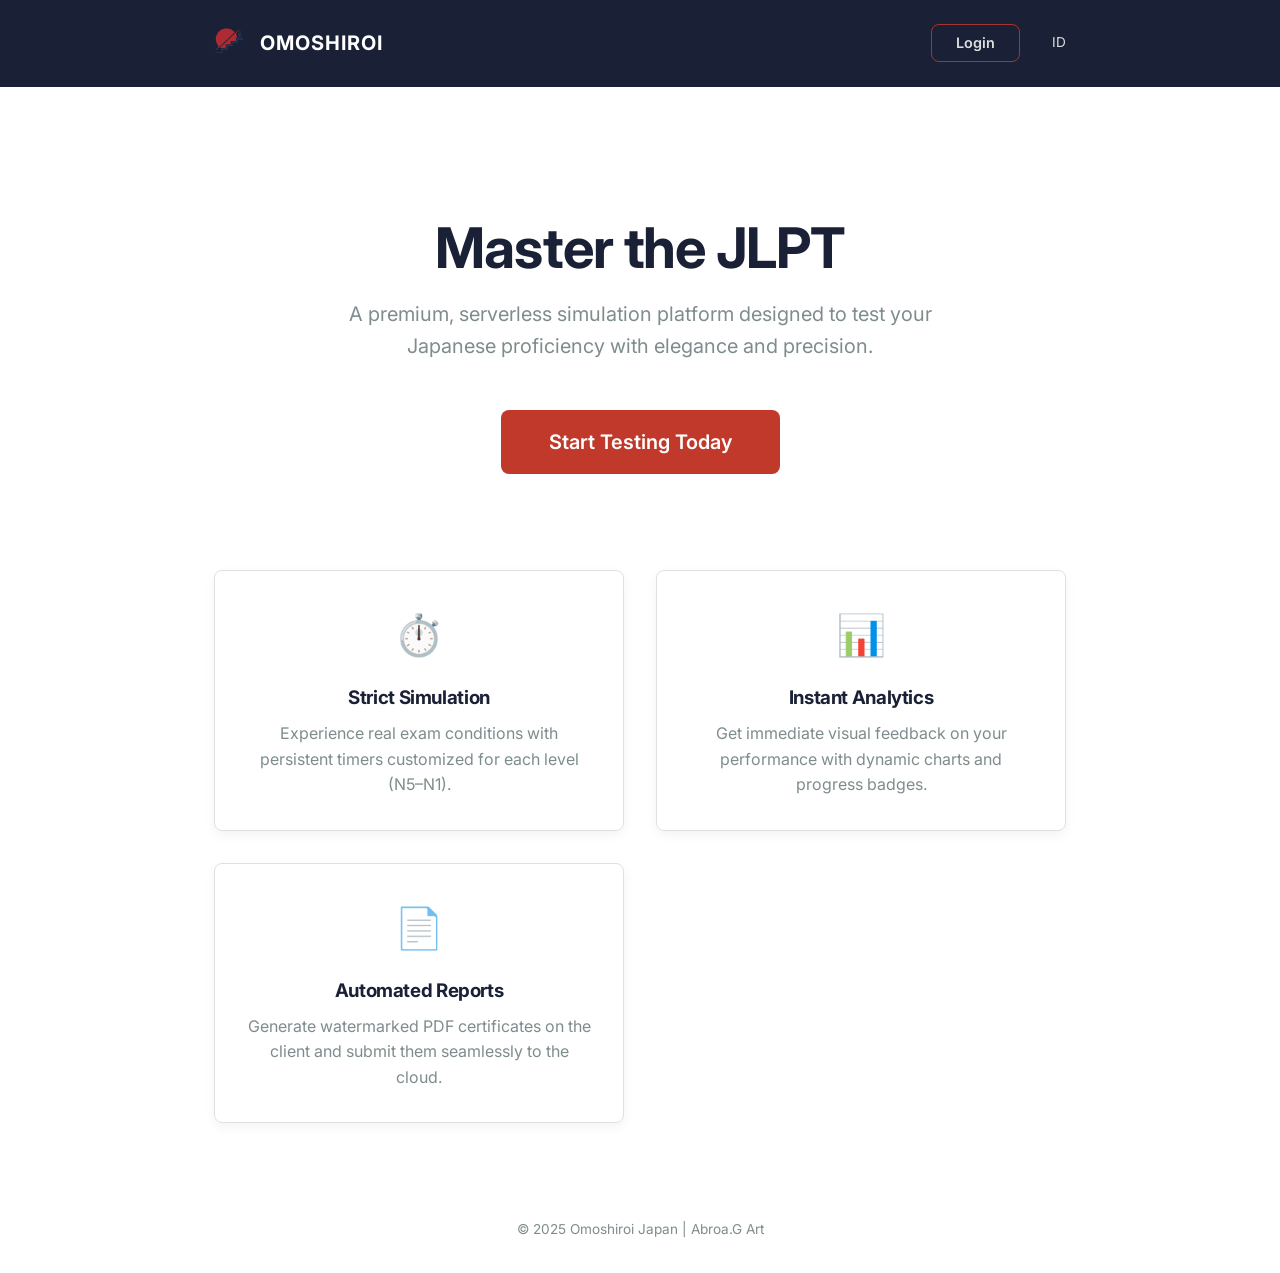
<file: jlpt-app/index.html>
<!DOCTYPE html>
<html lang="en">
<head>
    <meta charset="UTF-8">
    <title>OMOSHIROI JAPAN</title>
    <link rel="icon" type="image/png" href="assets/images/favicon.png">
    <style>body { margin: 0; background: #fafafa; }</style>
</head>
<body>
    <script>
        (function() {
            var lang = localStorage.getItem('lang');
            if (!lang) {
                var browserLang = (navigator.language || navigator.userLanguage || 'en').toLowerCase();
                lang = browserLang.startsWith('id') ? 'id' : 'en';
                localStorage.setItem('lang', lang);
            }
            window.location.replace(lang === 'id' ? 'id/index.html' : 'en/index.html');
        })();
    </script>
</body>
</html>
</file>
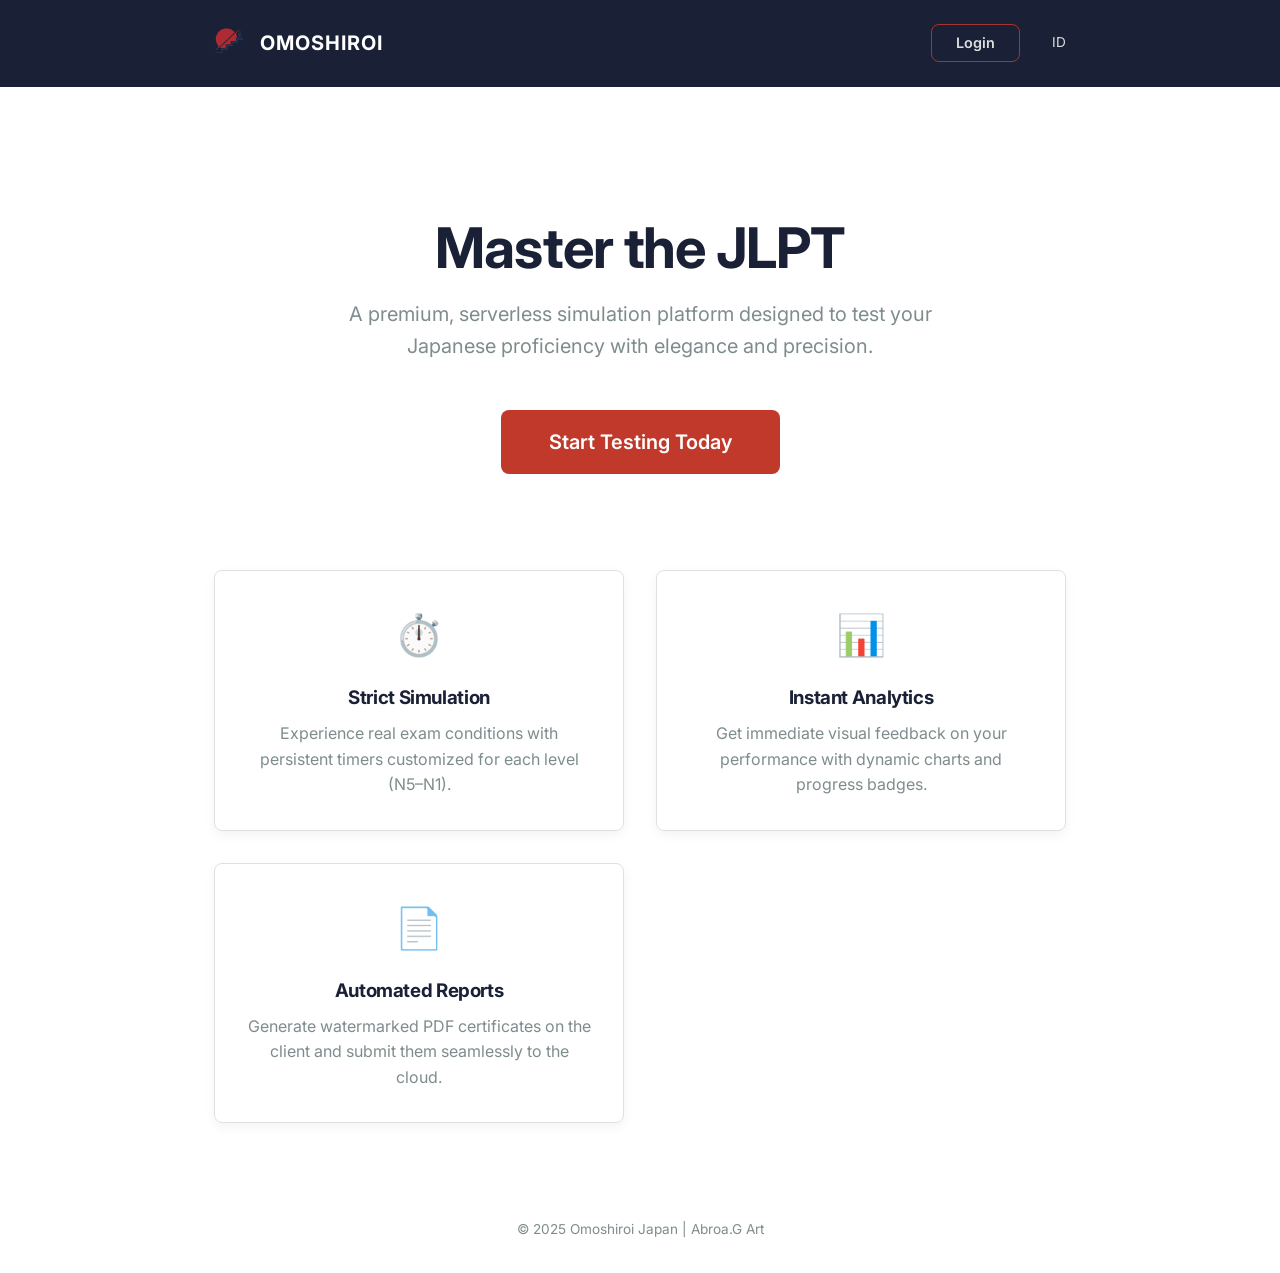
<file: jlpt-app/en/index.html>
<!DOCTYPE html>
<html lang="en">
<head>
    <meta charset="UTF-8">
    <meta name="viewport" content="width=device-width, initial-scale=1.0">
    <meta name="description" content="The best online JLPT simulation platform to prepare for your Japanese proficiency exam, N5 to N1.">
    <title>OMOSHIROI JAPAN - JLPT Simulation Platform</title>
    <link rel="icon" type="image/png" href="../assets/images/favicon.png">
    <link rel="alternate" hreflang="id" href="../id/index.html">
    <link rel="alternate" hreflang="en" href="index.html">
    <link rel="stylesheet" href="../assets/css/style.css">
    <style>
        .hero { text-align: center; padding: 6rem 1rem 4rem; }
        .hero-title { font-size: 3.5rem; color: var(--primary-color); margin-bottom: 1rem; line-height: 1.2; }
        .hero-subtitle { font-size: 1.25rem; color: var(--text-secondary); margin-bottom: 3rem; max-width: 600px; margin-left: auto; margin-right: auto; }
        .features { display: grid; grid-template-columns: repeat(auto-fit, minmax(280px, 1fr)); gap: 2rem; padding: 2rem 0; }
        .feature-card { text-align: center; padding: 2rem; border-radius: var(--radius); background: var(--paper-bg); border: 1px solid var(--border-color); box-shadow: var(--shadow-soft); }
        .feature-icon { font-size: 2.5rem; margin-bottom: 1rem; }
    </style>
</head>
<body>
    <header>
        <div class="container flex items-center justify-between" style="padding: 0.5rem 1.5rem;">
            <a href="index.html" class="brand"><img src="../assets/images/logo.png" alt="Logo" style="height: 30px; margin-right: 0.5rem;"> OMOSHIROI</a>
            <nav class="nav-links">
                <a href="login.html" class="btn btn-outline" style="padding: 0.4rem 1.5rem; font-size: 0.9rem;">Login</a>
                <a href="../id/index.html" onclick="localStorage.setItem('lang','id')" style="font-size:0.85rem; margin-left:0.5rem;">ID</a>
            </nav>
        </div>
    </header>

    <main class="container">
        <section class="hero">
            <h1 class="hero-title">Master the JLPT</h1>
            <p class="hero-subtitle">A premium, serverless simulation platform designed to test your Japanese proficiency with elegance and precision.</p>
            <a href="login.html" class="btn btn-primary" style="font-size: 1.25rem; padding: 1rem 3rem;">Start Testing Today</a>
        </section>

        <section class="features">
            <div class="feature-card">
                <div class="feature-icon">⏱️</div>
                <h3>Strict Simulation</h3>
                <p style="color: var(--text-secondary); margin-top: 0.5rem;">Experience real exam conditions with persistent timers customized for each level (N5–N1).</p>
            </div>
            <div class="feature-card">
                <div class="feature-icon">📊</div>
                <h3>Instant Analytics</h3>
                <p style="color: var(--text-secondary); margin-top: 0.5rem;">Get immediate visual feedback on your performance with dynamic charts and progress badges.</p>
            </div>
            <div class="feature-card">
                <div class="feature-icon">📄</div>
                <h3>Automated Reports</h3>
                <p style="color: var(--text-secondary); margin-top: 0.5rem;">Generate watermarked PDF certificates on the client and submit them seamlessly to the cloud.</p>
            </div>
        </section>

        <div class="text-center" style="margin-top: 4rem; color: var(--text-secondary); font-size: 0.85rem;">
            © 2025 Omoshiroi Japan | Abroa.G Art
        </div>
    </main>

    <script src="../assets/js/utils.js"></script>
    <script>
        document.addEventListener('DOMContentLoaded', () => {
            localStorage.setItem('lang', 'en');
            if (OmoshiroiUtils.getUser()) window.location.href = 'dashboard.html';
        });
    </script>
</body>
</html>
</file>
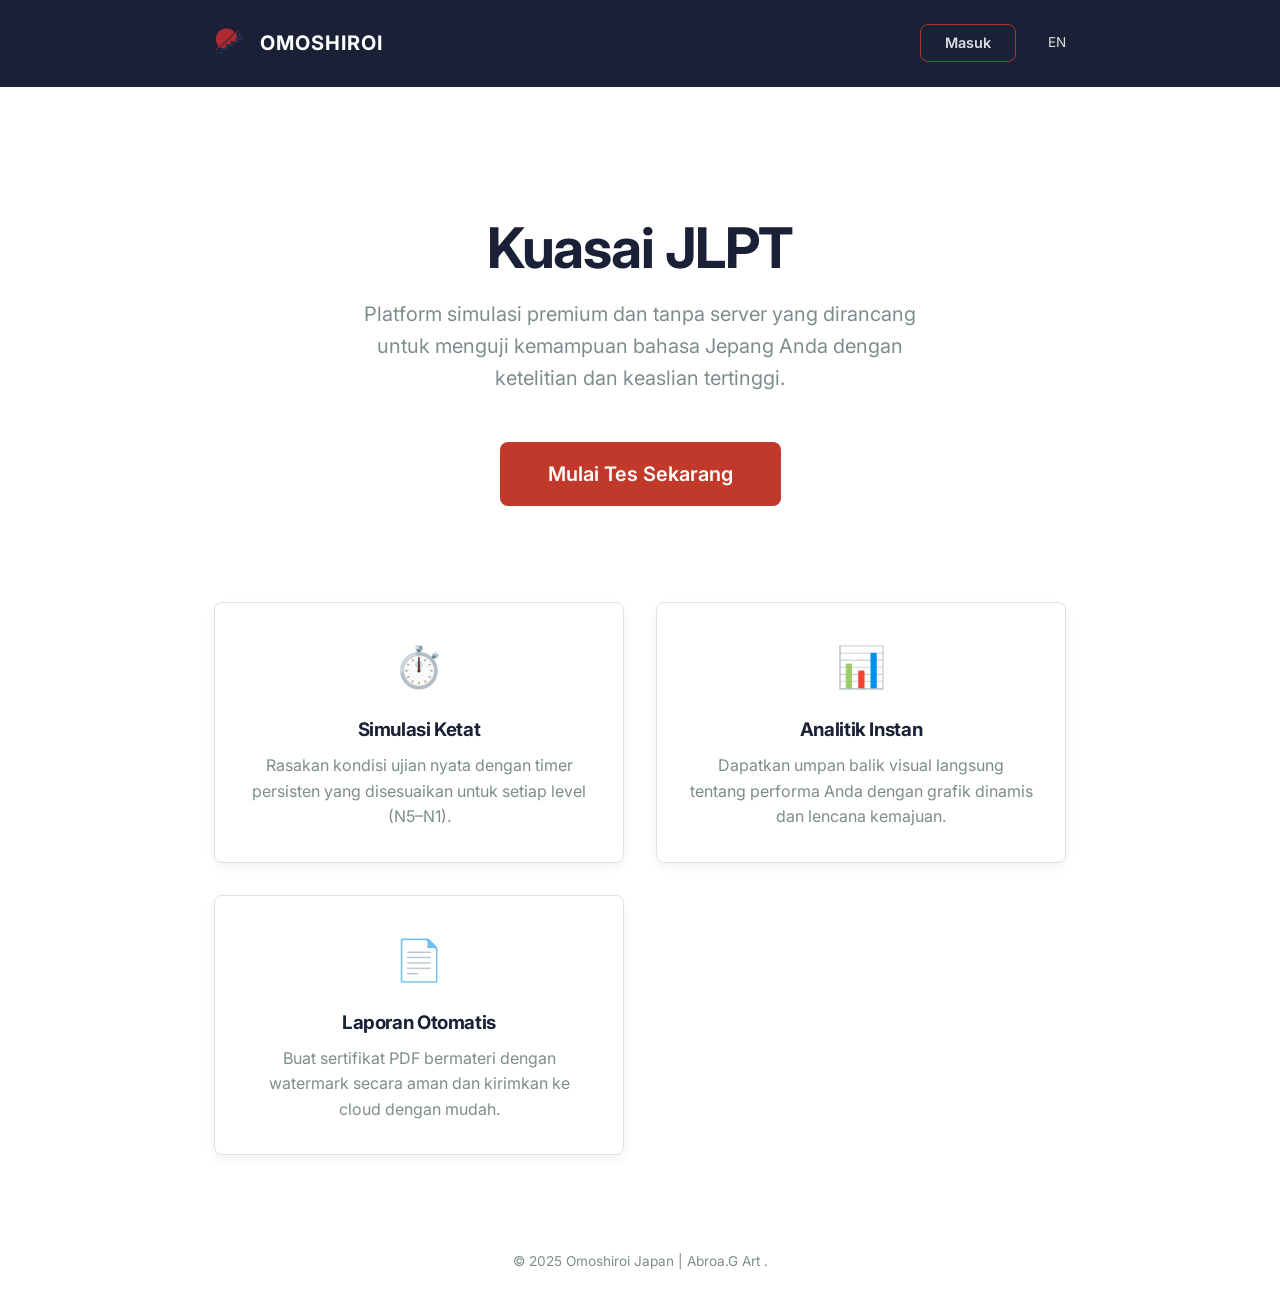
<file: jlpt-app/id/index.html>
<!DOCTYPE html>
<html lang="id">
<head>
    <meta charset="UTF-8">
    <meta name="viewport" content="width=device-width, initial-scale=1.0">
    <meta name="description" content="Platform simulasi JLPT online terbaik untuk mempersiapkan ujian bahasa Jepang N5 hingga N1.">
    <title>OMOSHIROI JAPAN - Platform Tes JLPT</title>
    <link rel="icon" type="image/png" href="../assets/images/favicon.png">
    <link rel="alternate" hreflang="id" href="index.html">
    <link rel="alternate" hreflang="en" href="../en/index.html">
    <link rel="stylesheet" href="../assets/css/style.css">
    <style>
        .hero { text-align: center; padding: 6rem 1rem 4rem; }
        .hero-title { font-size: 3.5rem; color: var(--primary-color); margin-bottom: 1rem; line-height: 1.2; }
        .hero-subtitle { font-size: 1.25rem; color: var(--text-secondary); margin-bottom: 3rem; max-width: 600px; margin-left: auto; margin-right: auto; }
        .features { display: grid; grid-template-columns: repeat(auto-fit, minmax(280px, 1fr)); gap: 2rem; padding: 2rem 0; }
        .feature-card { text-align: center; padding: 2rem; border-radius: var(--radius); background: var(--paper-bg); border: 1px solid var(--border-color); box-shadow: var(--shadow-soft); }
        .feature-icon { font-size: 2.5rem; margin-bottom: 1rem; }
    </style>
</head>
<body>
    <header>
        <div class="container flex items-center justify-between" style="padding: 0.5rem 1.5rem;">
            <a href="index.html" class="brand"><img src="../assets/images/logo.png" alt="Logo" style="height: 30px; margin-right: 0.5rem;"> OMOSHIROI</a>
            <nav class="nav-links">
                <a href="login.html" class="btn btn-outline" style="padding: 0.4rem 1.5rem; font-size: 0.9rem;">Masuk</a>
                <a href="../en/index.html" onclick="localStorage.setItem('lang','en')" style="font-size:0.85rem; margin-left:0.5rem;">EN</a>
            </nav>
        </div>
    </header>

    <main class="container">
        <section class="hero">
            <h1 class="hero-title">Kuasai JLPT</h1>
            <p class="hero-subtitle">Platform simulasi premium dan tanpa server yang dirancang untuk menguji kemampuan bahasa Jepang Anda dengan ketelitian dan keaslian tertinggi.</p>
            <a href="login.html" class="btn btn-primary" style="font-size: 1.25rem; padding: 1rem 3rem;">Mulai Tes Sekarang</a>
        </section>

        <section class="features">
            <div class="feature-card">
                <div class="feature-icon">⏱️</div>
                <h3>Simulasi Ketat</h3>
                <p style="color: var(--text-secondary); margin-top: 0.5rem;">Rasakan kondisi ujian nyata dengan timer persisten yang disesuaikan untuk setiap level (N5–N1).</p>
            </div>
            <div class="feature-card">
                <div class="feature-icon">📊</div>
                <h3>Analitik Instan</h3>
                <p style="color: var(--text-secondary); margin-top: 0.5rem;">Dapatkan umpan balik visual langsung tentang performa Anda dengan grafik dinamis dan lencana kemajuan.</p>
            </div>
            <div class="feature-card">
                <div class="feature-icon">📄</div>
                <h3>Laporan Otomatis</h3>
                <p style="color: var(--text-secondary); margin-top: 0.5rem;">Buat sertifikat PDF bermateri dengan watermark secara aman dan kirimkan ke cloud dengan mudah.</p>
            </div>
        </section>

        <div class="text-center" style="margin-top: 4rem; color: var(--text-secondary); font-size: 0.85rem;">
            © 2025 Omoshiroi Japan | Abroa.G Art .
        </div>
    </main>

    <script src="../assets/js/utils.js"></script>
    <script>
        document.addEventListener('DOMContentLoaded', () => {
            localStorage.setItem('lang', 'id');
            if (OmoshiroiUtils.getUser()) window.location.href = 'dashboard.html';
        });
    </script>
</body>
</html>
</file>
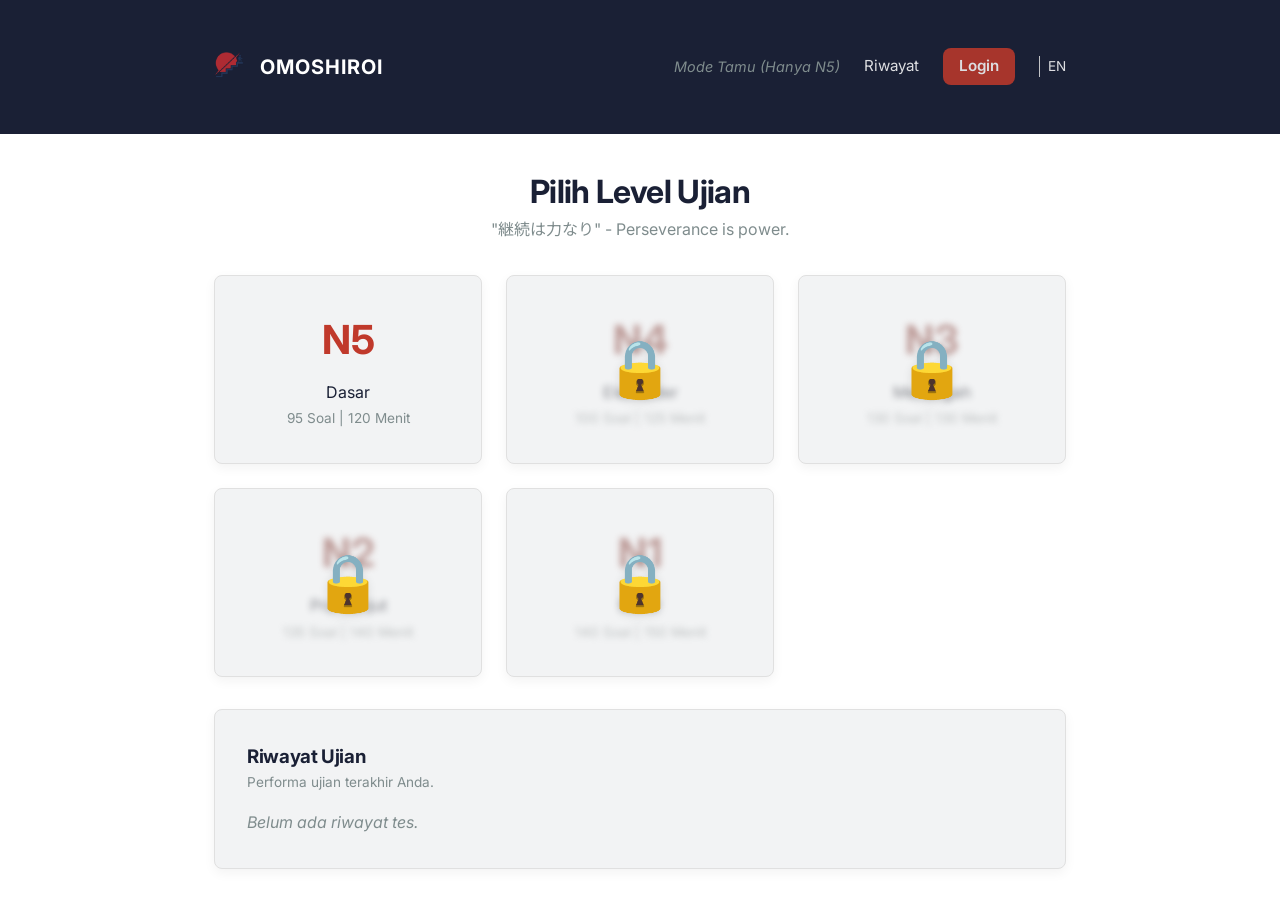
<file: jlpt-app/test.html>
<!DOCTYPE html>
<html lang="en">
<head>
    <meta charset="UTF-8">
    <meta name="viewport" content="width=device-width, initial-scale=1.0">
    <title>Examination — OMOSHIROI JAPAN</title>
    <meta name="description" content="JLPT Simulation Examination — Section-based test flow with Kanji, Bunpou, and Choukai sections.">
    <link rel="icon" type="image/png" href="assets/images/favicon.png">
    <link rel="stylesheet" href="assets/css/style.css">
    <link rel="stylesheet" href="assets/css/exam.css">
</head>
<body class="exam-body" style="user-select: none;">

    <!-- ===================== STICKY EXAM HEADER ===================== -->
    <header class="exam-header" id="examHeader">
        <div class="exam-header-inner">
            <!-- Brand -->
            <div class="exam-brand">
                <img src="assets/images/logo.png" alt="Logo" class="exam-logo">
                <span class="exam-brand-name">OMOSHIROI</span>
                <span class="exam-level-badge" id="examLevelBadge">N5</span>
            </div>

            <!-- Timer -->
            <div class="exam-timer-wrap" id="timerWrap">
                <div class="exam-timer-label" id="timerLabel">TIME REMAINING</div>
                <div class="exam-timer-display" id="timerDisplay">--:--</div>
                <div class="exam-timer-paused-label hidden" id="timerPausedLabel">⏸ PAUSED</div>
            </div>

            <!-- Controls -->
            <div class="exam-controls">
                <button id="forceSubmitBtn" class="btn btn-outline-danger exam-submit-btn">
                    <svg width="16" height="16" viewBox="0 0 24 24" fill="none" stroke="currentColor" stroke-width="2"><polyline points="20 6 9 17 4 12"/></svg>
                    Submit Exam
                </button>
            </div>
        </div>
    </header>

    <!-- ===================== SECTION STEPPER ===================== -->
    <div class="section-stepper-bar" id="sectionStepperBar">
        <div class="stepper-inner">
            <div class="stepper-step" id="step-kanji" data-section="kanji">
                <div class="stepper-circle">
                    <span class="stepper-icon">📖</span>
                    <span class="stepper-num">1</span>
                </div>
                <div class="stepper-label">
                    <span class="stepper-label-en">Kanji</span>
                    <span class="stepper-label-jp">文字・語彙</span>
                </div>
            </div>
            <div class="stepper-line" id="line-1"></div>
            <div class="stepper-step" id="step-bunpou" data-section="bunpou">
                <div class="stepper-circle">
                    <span class="stepper-icon">✏️</span>
                    <span class="stepper-num">2</span>
                </div>
                <div class="stepper-label">
                    <span class="stepper-label-en">Bunpou</span>
                    <span class="stepper-label-jp">文法・読解</span>
                </div>
            </div>
            <div class="stepper-line" id="line-2"></div>
            <div class="stepper-step" id="step-choukai" data-section="choukai">
                <div class="stepper-circle">
                    <span class="stepper-icon">🎧</span>
                    <span class="stepper-num">3</span>
                </div>
                <div class="stepper-label">
                    <span class="stepper-label-en">Choukai</span>
                    <span class="stepper-label-jp">聴解</span>
                </div>
            </div>
        </div>
    </div>

    <!-- ===================== MAIN CONTENT AREA ===================== -->
    <main class="exam-main" id="examMain">

        <!-- ── SCREEN: INSTRUCTION ─────────────────────────────── -->
        <div class="exam-screen" id="screenInstruction">
            <div class="instruction-card" id="instructionCard">

                <!-- Section header -->
                <div class="instr-header">
                    <div class="instr-section-icon" id="instrIcon">📖</div>
                    <div class="instr-section-title-wrap">
                        <h1 class="instr-title" id="instrTitle">Kanji & Vocabulary</h1>
                        <p class="instr-subtitle-jp" id="instrSubtitleJp">文字・語彙</p>
                    </div>
                </div>

                <div class="instr-divider"></div>

                <!-- Description -->
                <div class="instr-body">
                    <p class="instr-description" id="instrDescription">
                        This section tests your knowledge of Japanese kanji, vocabulary, and their readings.
                    </p>

                    <!-- Info stats row -->
                    <div class="instr-stats" id="instrStats">
                        <div class="instr-stat-item">
                            <span class="instr-stat-icon">📝</span>
                            <span class="instr-stat-label">Questions</span>
                            <span class="instr-stat-value" id="instrQCount">—</span>
                        </div>
                        <div class="instr-stat-divider"></div>
                        <div class="instr-stat-item">
                            <span class="instr-stat-icon">⏱️</span>
                            <span class="instr-stat-label">Est. Duration</span>
                            <span class="instr-stat-value" id="instrDuration">—</span>
                        </div>
                        <div class="instr-stat-divider"></div>
                        <div class="instr-stat-item">
                            <span class="instr-stat-icon">🎯</span>
                            <span class="instr-stat-label">Section</span>
                            <span class="instr-stat-value" id="instrSectionNum">1 of 3</span>
                        </div>
                    </div>

                    <!-- Tips -->
                    <div class="instr-tips-block">
                        <h3 class="instr-tips-title">📌 Instructions & Tips</h3>
                        <ul class="instr-tips-list" id="instrTipsList">
                            <li>Read each question carefully before selecting your answer.</li>
                            <li>You can navigate between questions using Prev / Next.</li>
                            <li>Your answers are saved automatically.</li>
                        </ul>
                    </div>

                    <!-- Timer notice -->
                    <div class="instr-timer-notice" id="instrTimerNotice">
                        <svg width="18" height="18" viewBox="0 0 24 24" fill="none" stroke="currentColor" stroke-width="2"><circle cx="12" cy="12" r="10"/><polyline points="12 6 12 12 16 14"/></svg>
                        <span>The global exam timer will <strong>start / resume</strong> when you click the button below.</span>
                    </div>
                </div>

                <!-- Action button -->
                <div class="instr-footer">
                    <button class="btn btn-start-section" id="startSectionBtn">
                        <span id="startSectionBtnText">Start Kanji Section</span>
                        <svg width="20" height="20" viewBox="0 0 24 24" fill="none" stroke="currentColor" stroke-width="2.5"><line x1="5" y1="12" x2="19" y2="12"/><polyline points="12 5 19 12 12 19"/></svg>
                    </button>
                </div>
            </div>
        </div>

        <!-- ── SCREEN: QUESTION ───────────────────────────────── -->
        <div class="exam-screen hidden" id="screenQuestion">
            <div class="question-layout">

                <!-- Question meta bar -->
                <div class="q-meta-bar">
                    <div class="q-section-pill" id="qSectionPill">
                        <span id="qSectionPillIcon">📖</span>
                        <span id="qSectionPillName">Kanji</span>
                    </div>
                    <div class="q-progress-text">
                        Question <span id="qCurrentNum">1</span> of <span id="qTotalNum">30</span>
                    </div>
                </div>

                <!-- Section progress bar -->
                <div class="q-progress-bar-wrap">
                    <div class="q-progress-bar" id="qProgressBar" style="width: 0%;"></div>
                </div>

                <!-- Question card -->
                <div class="question-card" id="questionCard">
                    <!-- Rendered by JS -->
                    <div class="q-loading">
                        <div class="q-loading-spinner"></div>
                        <p>Loading question…</p>
                    </div>
                </div>

                <!-- Navigation -->
                <div class="q-navigation">
                    <button class="btn btn-nav-prev" id="prevBtn" disabled>
                        <svg width="18" height="18" viewBox="0 0 24 24" fill="none" stroke="currentColor" stroke-width="2.5"><line x1="19" y1="12" x2="5" y2="12"/><polyline points="12 19 5 12 12 5"/></svg>
                        Previous
                    </button>

                    <div class="q-dot-nav" id="qDotNav">
                        <!-- dots rendered by JS -->
                    </div>

                    <button class="btn btn-nav-next" id="nextBtn">
                        Next
                        <svg width="18" height="18" viewBox="0 0 24 24" fill="none" stroke="currentColor" stroke-width="2.5"><line x1="5" y1="12" x2="19" y2="12"/><polyline points="12 5 19 12 12 19"/></svg>
                    </button>
                </div>

            </div>
        </div>

        <!-- ── SCREEN: SECTION COMPLETE ──────────────────────── -->
        <div class="exam-screen hidden" id="screenSectionComplete">
            <div class="section-complete-card" id="sectionCompleteCard">
                <div class="section-complete-icon" id="completeIcon">✅</div>
                <h2 class="section-complete-title" id="completeTitle">Section Complete!</h2>
                <p class="section-complete-sub" id="completeSub">You have finished the Kanji section.</p>
                <div class="section-complete-stats" id="completeStats">
                    <div class="complete-stat">
                        <span class="complete-stat-num" id="completeAnswered">0</span>
                        <span class="complete-stat-label">Answered</span>
                    </div>
                    <div class="complete-stat-sep"></div>
                    <div class="complete-stat">
                        <span class="complete-stat-num" id="completeSkipped">0</span>
                        <span class="complete-stat-label">Skipped</span>
                    </div>
                </div>
                <p class="section-complete-next-hint" id="completeNextHint">
                    The timer is paused. Continue when you are ready.
                </p>
                <button class="btn btn-continue-section" id="continueBtn">
                    Continue to Next Section
                    <svg width="20" height="20" viewBox="0 0 24 24" fill="none" stroke="currentColor" stroke-width="2.5"><line x1="5" y1="12" x2="19" y2="12"/><polyline points="12 5 19 12 12 19"/></svg>
                </button>
            </div>
        </div>

        <!-- ── SCREEN: EXAM INTRO (before first section) ─────── -->
        <div class="exam-screen hidden" id="screenExamIntro">
            <div class="exam-intro-card">
                <div class="exam-intro-badge">JLPT <span id="introBadgeLevel">N5</span></div>
                <h1 class="exam-intro-title">Simulation Examination</h1>
                <p class="exam-intro-sub">This exam consists of <strong>3 sections</strong> completed in sequence.</p>
                <div class="exam-intro-sections">
                    <div class="intro-section-item">
                        <span class="intro-sec-icon">📖</span>
                        <div>
                            <strong>Section 1:</strong> Kanji &amp; Vocabulary
                            <small>文字・語彙</small>
                        </div>
                    </div>
                    <div class="intro-section-item">
                        <span class="intro-sec-icon">✏️</span>
                        <div>
                            <strong>Section 2:</strong> Grammar &amp; Reading
                            <small>文法・読解</small>
                        </div>
                    </div>
                    <div class="intro-section-item">
                        <span class="intro-sec-icon">🎧</span>
                        <div>
                            <strong>Section 3:</strong> Listening
                            <small>聴解</small>
                        </div>
                    </div>
                </div>
                <div class="exam-intro-rules">
                    <h3>📋 Exam Rules</h3>
                    <ul>
                        <li>You <strong>cannot skip</strong> to another section — complete each one in order.</li>
                        <li>The global timer runs during questions and pauses on instruction screens.</li>
                        <li>If the timer reaches <strong>0:00</strong>, the exam is automatically submitted.</li>
                        <li>Do not switch browser tabs — your actions are monitored.</li>
                    </ul>
                </div>
                <button class="btn btn-start-exam" id="startExamBtn">
                    Begin Examination
                    <svg width="20" height="20" viewBox="0 0 24 24" fill="none" stroke="currentColor" stroke-width="2.5"><line x1="5" y1="12" x2="19" y2="12"/><polyline points="12 5 19 12 12 19"/></svg>
                </button>
            </div>
        </div>

    </main>

    <!-- ===================== SECTION TRANSITION OVERLAY ===================== -->
    <div class="section-transition-overlay hidden" id="sectionTransitionOverlay">
        <div class="transition-content">
            <div class="transition-icon" id="transitionIcon">✅</div>
            <p class="transition-text" id="transitionText">Section Complete</p>
        </div>
    </div>

    <script src="assets/js/utils.js"></script>
    <script src="assets/js/anti-cheat.js"></script>
    <script src="assets/js/test.js"></script>
</body>
</html>
</file>
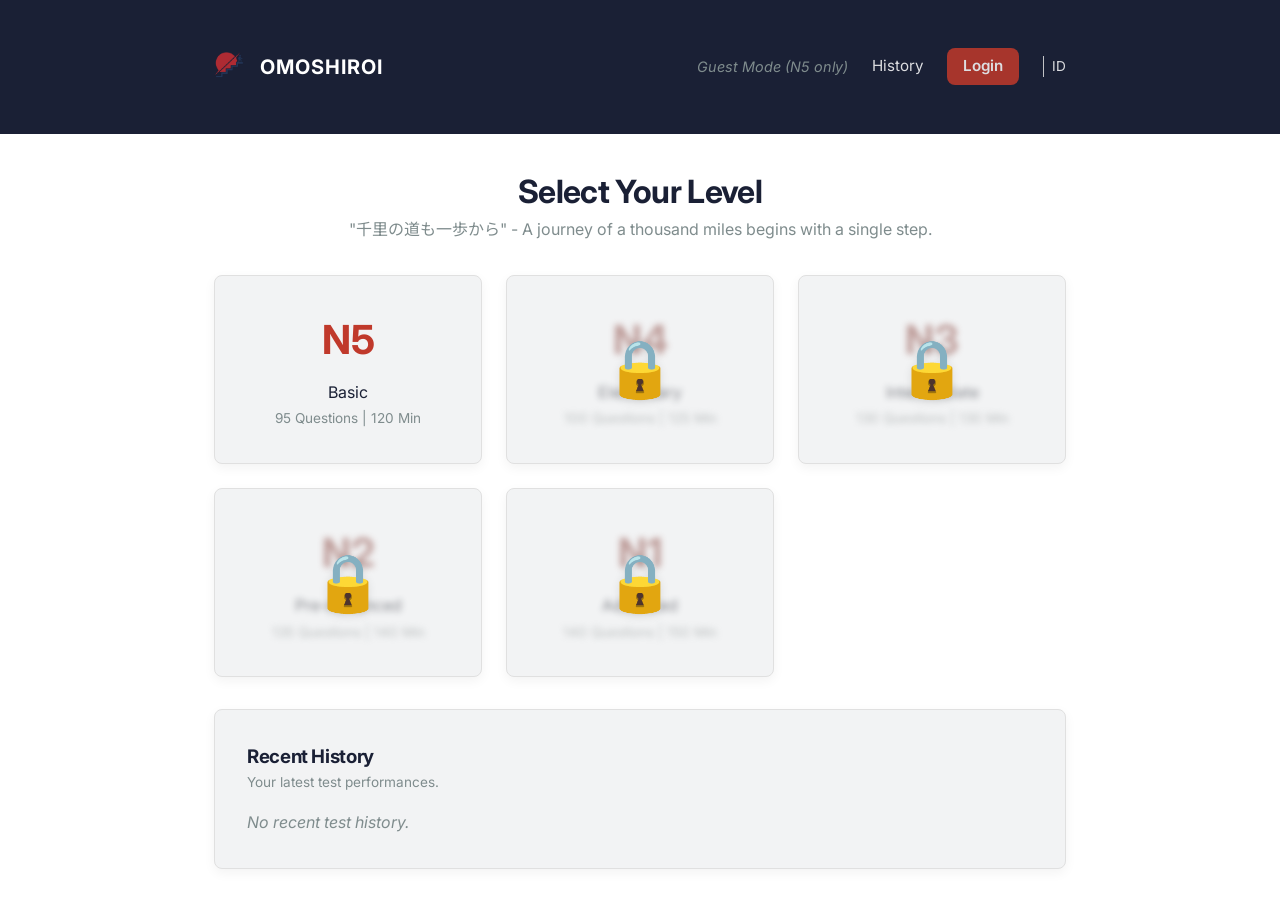
<file: jlpt-app/en/dashboard.html>
<!DOCTYPE html>
<html lang="en">
<head>
    <meta charset="UTF-8">
    <meta name="viewport" content="width=device-width, initial-scale=1.0">
    <title>Dashboard - OMOSHIROI JAPAN</title>
    <link rel="icon" type="image/png" href="../assets/images/favicon.png">
    <link rel="alternate" hreflang="id" href="../id/dashboard.html">
    <link rel="alternate" hreflang="en" href="dashboard.html">
    <link rel="stylesheet" href="../assets/css/style.css">
</head>
<body>
    <header>
        <div class="container flex items-center justify-between">
            <a href="index.html" class="brand"><img src="../assets/images/logo.png" alt="Logo" style="height: 30px; margin-right: 0.5rem;"> OMOSHIROI</a>
            <nav class="nav-links">
                <span id="guestLabel" class="hidden" style="font-size: 0.9rem; color: var(--text-secondary); font-style: italic;">Guest Mode (N5 only)</span>
                <span id="userNameDisplay" class="hidden" style="font-weight: 600; color: var(--text-primary); display: flex; align-items: center; gap: 0.5rem;"></span>
                <a href="history.html">History</a>
                <a href="login.html" id="loginBtn" class="btn btn-primary btn-sm hidden" style="padding: 0.4rem 1rem;">Login</a>
                <a href="#" id="logoutBtn" class="hidden">Logout</a>
                <a href="../id/dashboard.html" onclick="localStorage.setItem('lang','id')" style="font-size:0.85rem; padding-left: 0.5rem; border-left: 1px solid var(--border-color);">ID</a>
            </nav>
        </div>
    </header>

    <main class="container">
        <div class="text-center mb-2">
            <h1>Select Your Level</h1>
            <p style="color: var(--text-secondary);" id="quoteDisplay">「千里の道も一歩から」— A journey of a thousand miles begins with a single step.</p>
        </div>

        <div class="level-grid mb-2">
            <div class="card level-card" onclick="selectLevel('N5')">
                <div class="level-title">N5</div>
                <div>Basic<br><span style="font-size: 0.85rem; color: var(--text-secondary);">95 Questions | 120 Min</span></div>
            </div>
            <div class="card level-card" onclick="selectLevel('N4')">
                <div class="level-title">N4</div>
                <div>Elementary<br><span style="font-size: 0.85rem; color: var(--text-secondary);">100 Questions | 125 Min</span></div>
            </div>
            <div class="card level-card" onclick="selectLevel('N3')">
                <div class="level-title">N3</div>
                <div>Intermediate<br><span style="font-size: 0.85rem; color: var(--text-secondary);">130 Questions | 130 Min</span></div>
            </div>
            <div class="card level-card" onclick="selectLevel('N2')">
                <div class="level-title">N2</div>
                <div>Pre-Advanced<br><span style="font-size: 0.85rem; color: var(--text-secondary);">135 Questions | 140 Min</span></div>
            </div>
            <div class="card level-card" onclick="selectLevel('N1')">
                <div class="level-title">N1</div>
                <div>Advanced<br><span style="font-size: 0.85rem; color: var(--text-secondary);">140 Questions | 150 Min</span></div>
            </div>
        </div>

        <div class="card">
            <h3>Recent History</h3>
            <p style="font-size: 0.85rem; color: var(--text-secondary); margin-bottom: 1rem;">Your latest test performances.</p>
            <div id="historyContainer">
                <p style="color: var(--text-secondary); font-style: italic;">No recent test history.</p>
            </div>
        </div>
    </main>

    <script src="../assets/js/utils.js"></script>
    <script src="../assets/js/dashboard.js"></script>
    <script>
        function selectLevel(lvl) {
            window.location.href = 'level.html?level=' + lvl;
        }
    </script>
</body>
</html>
</file>
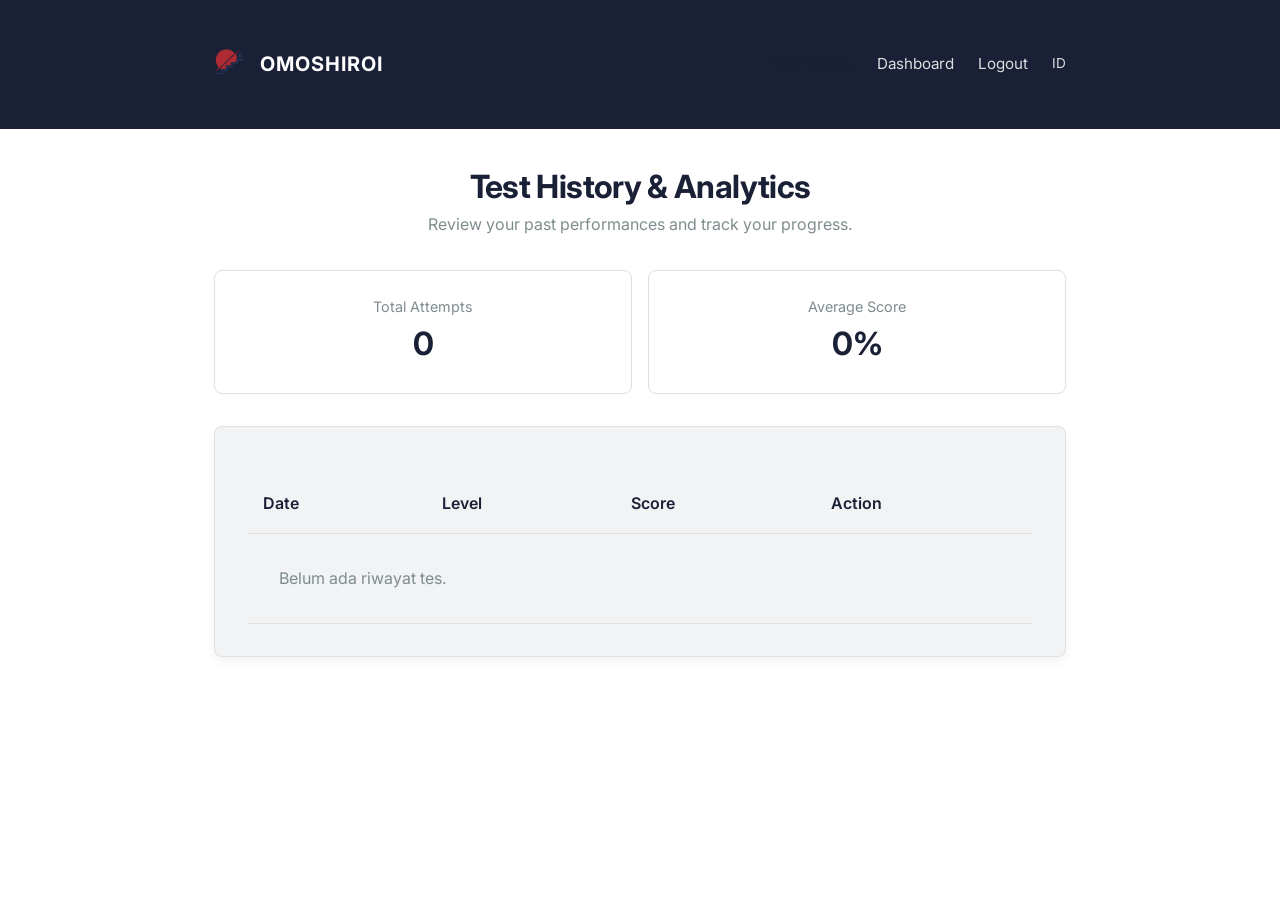
<file: jlpt-app/en/history.html>
<!DOCTYPE html>
<html lang="en">
<head>
    <meta charset="UTF-8">
    <meta name="viewport" content="width=device-width, initial-scale=1.0">
    <title>History - OMOSHIROI JAPAN</title>
    <link rel="icon" type="image/png" href="../assets/images/favicon.png">
    <link rel="alternate" hreflang="id" href="../id/history.html">
    <link rel="alternate" hreflang="en" href="history.html">
    <link rel="stylesheet" href="../assets/css/style.css">
    <style>
        .history-table {
            width: 100%;
            border-collapse: collapse;
            margin-top: 1rem;
        }
        .history-table th, .history-table td {
            padding: 1rem;
            text-align: left;
            border-bottom: 1px solid var(--border-color);
        }
        .history-table th {
            background-color: var(--sakura-accent);
            color: var(--primary-color);
            font-weight: 600;
        }
        .analytics-grid {
            display: grid;
            grid-template-columns: 1fr 1fr;
            gap: 1rem;
            margin-bottom: 2rem;
        }
        .analytics-card {
            background: var(--bg-color);
            padding: 1.5rem;
            border-radius: var(--radius);
            text-align: center;
            border: 1px solid var(--border-color);
        }
        .analytics-value {
            font-size: 2rem;
            color: var(--primary-color);
            font-weight: 700;
        }
        .btn-sm {
            padding: 0.25rem 0.75rem;
            font-size: 0.85rem;
        }
    </style>
</head>
<body>
    <header>
        <div class="container flex items-center justify-between">
            <a href="dashboard.html" class="brand"><img src="../assets/images/logo.png" alt="Logo" style="height: 30px; margin-right: 0.5rem;"> OMOSHIROI</a>
            <nav class="nav-links">
                <span id="userNameDisplay" style="font-weight: 600; color: var(--text-primary);"></span>
                <a href="dashboard.html">Dashboard</a>
                <a href="#" id="logoutBtn">Logout</a>
                <a href="../id/history.html" onclick="localStorage.setItem('lang','id')" style="font-size:0.85rem;">ID</a>
            </nav>
        </div>
    </header>

    <main class="container">
        <div class="text-center mb-2">
            <h1>Test History & Analytics</h1>
            <p style="color: var(--text-secondary);">Review your past performances and track your progress.</p>
        </div>

        <div class="analytics-grid">
            <div class="analytics-card">
                <div style="font-size: 0.9rem; color: var(--text-secondary);">Total Attempts</div>
                <div class="analytics-value" id="totalAttempts">0</div>
            </div>
            <div class="analytics-card">
                <div style="font-size: 0.9rem; color: var(--text-secondary);">Average Score</div>
                <div class="analytics-value" id="avgScore">0%</div>
            </div>
        </div>

        <div class="card">
            <div style="overflow-x: auto;">
                <table class="history-table">
                    <thead>
                        <tr>
                            <th>Date</th>
                            <th>Level</th>
                            <th>Score</th>
                            <th>Action</th>
                        </tr>
                    </thead>
                    <tbody id="historyTableBody">
                        <!-- Populated by JS -->
                    </tbody>
                </table>
            </div>
        </div>
    </main>

    <script src="../assets/js/utils.js"></script>
    <script src="../assets/js/history.js"></script>
</body>
</html>
</file>
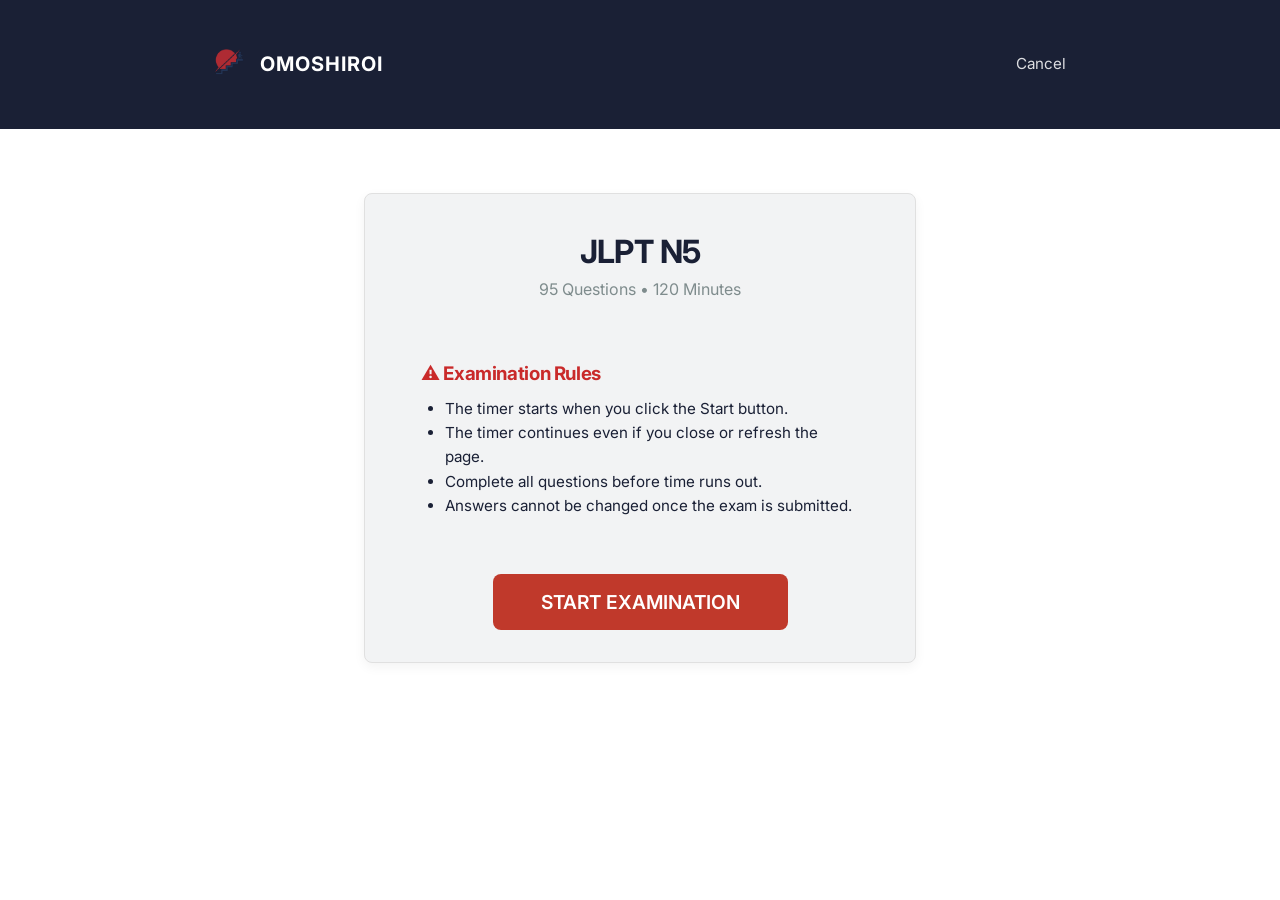
<file: jlpt-app/en/level.html>
<!DOCTYPE html>
<html lang="en">
<head>
    <meta charset="UTF-8">
    <meta name="viewport" content="width=device-width, initial-scale=1.0">
    <title>Level Info - OMOSHIROI JAPAN</title>
    <link rel="icon" type="image/png" href="../assets/images/favicon.png">
    <link rel="alternate" hreflang="id" href="../id/level.html">
    <link rel="alternate" hreflang="en" href="level.html">
    <link rel="stylesheet" href="../assets/css/style.css">
</head>
<body>
    <header>
        <div class="container flex items-center justify-between">
            <a href="dashboard.html" class="brand"><img src="../assets/images/logo.png" alt="Logo" style="height: 30px; margin-right: 0.5rem;"> OMOSHIROI</a>
            <nav class="nav-links">
                <a href="dashboard.html">Cancel</a>
            </nav>
        </div>
    </header>

    <main class="container text-center" style="max-width: 600px;">
        <div class="card mt-2">
            <h1 id="levelTitle">Loading...</h1>
            <p id="levelDesc" class="mb-2" style="color: var(--text-secondary);"></p>

            <div style="background: var(--sakura-accent); padding: 1.5rem; border-radius: var(--radius); text-align: left; margin-bottom: 2rem;">
                <h3 style="color: var(--danger-color); margin-bottom: 0.5rem;">⚠️ Examination Rules</h3>
                <ul style="margin-left: 1.5rem; color: var(--text-primary); font-size: 0.95rem;">
                    <li>The timer starts when you click the Start button.</li>
                    <li>The timer continues even if you close or refresh the page.</li>
                    <li>Complete all questions before time runs out.</li>
                    <li>Answers cannot be changed once the exam is submitted.</li>
                </ul>
            </div>

            <button id="startTestBtn" class="btn btn-primary" style="font-size: 1.2rem; padding: 1rem 3rem;">START EXAMINATION</button>
        </div>
    </main>

    <script src="../assets/js/utils.js"></script>
    <script>
        document.addEventListener('DOMContentLoaded', () => {
            const urlParams = new URLSearchParams(window.location.search);
            const level = urlParams.get('level') || 'N5';
            
            if (!OmoshiroiUtils.checkAccess(level)) {
                alert("Please login to access this level.");
                window.location.href = "login.html";
                return;
            }

            const levelInfo = {
                "N5": "95 Questions • 120 Minutes", "N4": "100 Questions • 125 Minutes",
                "N3": "130 Questions • 130 Minutes", "N2": "135 Questions • 140 Minutes",
                "N1": "140 Questions • 150 Minutes"
            };
            const minutes = parseInt(levelInfo[level].split('•')[1].trim().split(' ')[0]);
            document.getElementById('levelTitle').textContent = `JLPT ${level}`;
            document.getElementById('levelDesc').textContent = levelInfo[level];
            document.getElementById('startTestBtn').addEventListener('click', () => {
                const testState = {
                    level: level, durationMinutes: minutes, answers: {},
                    startTime: new Date().getTime(),
                    endTime: new Date().getTime() + (minutes * 60 * 1000)
                };
                localStorage.setItem('omoshiroi_active_test', JSON.stringify(testState));
                window.location.href = '../test.html';
            });
        });
    </script>
</body>
</html>
</file>
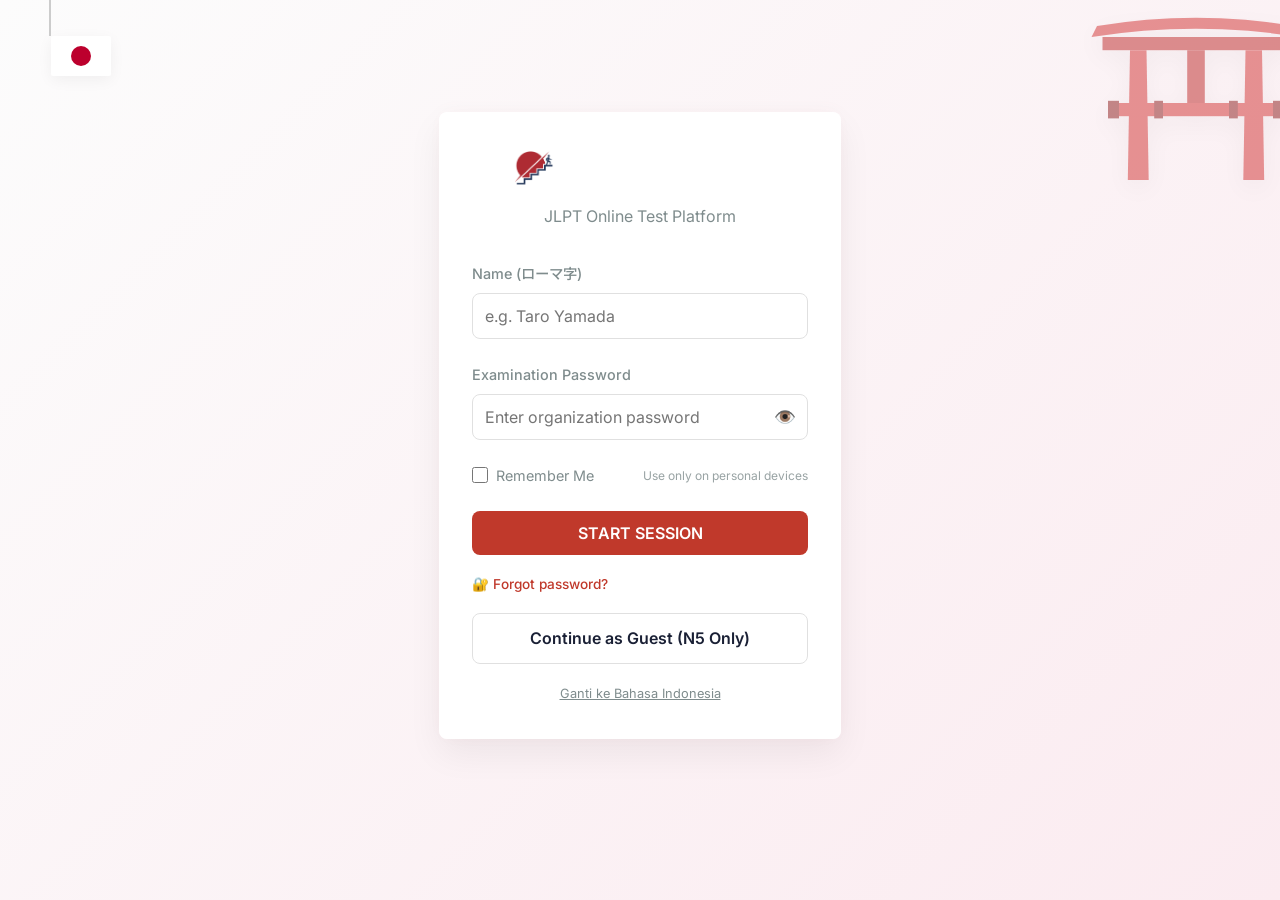
<file: jlpt-app/en/login.html>
<!DOCTYPE html>
<html lang="en">
<head>
    <meta charset="UTF-8">
    <meta name="viewport" content="width=device-width, initial-scale=1.0">
    <title>OMOSHIROI JAPAN - Login</title>
    <link rel="icon" type="image/png" href="../assets/images/favicon.png">
    <link rel="alternate" hreflang="id" href="../id/login.html">
    <link rel="alternate" hreflang="en" href="login.html">
    <link rel="stylesheet" href="../assets/css/style.css">
</head>
<body class="login-layout">
    <!-- Japanese Decor Elements -->
    <img src="../assets/images/torii.svg" class="torii-decoration" alt="" aria-hidden="true">
    <div class="jp-flag-container" aria-hidden="true"><div class="jp-flag-circle"></div></div>

    <div class="container" style="max-width: 450px; margin-top: 5rem;">
        <div class="card text-center">
            <h1 class="brand justify-center" style="font-size: 2rem; margin-bottom: 0.5rem;">
                <img src="../assets/images/logo.png" alt="Logo" style="height: 40px; margin-right: 0.5rem;"> OMOSHIROI
            </h1>
            <p style="color: var(--text-secondary); margin-bottom: 2rem;">JLPT Online Test Platform</p>

            <form id="loginForm" class="flex-col">
                <div class="form-group">
                    <label class="form-label" for="username">Name (ローマ字)</label>
                    <input type="text" id="username" class="form-control" placeholder="e.g. Taro Yamada" required>
                </div>
                <div class="form-group">
                    <label class="form-label" for="password">Examination Password</label>
                    <div style="position: relative;">
                        <input type="password" id="password" class="form-control" placeholder="Enter organization password" style="padding-right: 2.5rem;">
                        <button type="button" id="togglePasswordBtn" style="position: absolute; right: 0.75rem; top: 50%; transform: translateY(-50%); background: none; border: none; cursor: pointer; font-size: 1.1rem; color: var(--text-secondary);" aria-label="Toggle password visibility">
                            👁️
                        </button>
                    </div>
                </div>
                <div class="form-group" style="display: flex; align-items: center; justify-content: space-between; margin-bottom: 1.5rem; text-align: left;">
                    <label style="display: flex; align-items: center; gap: 0.5rem; cursor: pointer; font-size: 0.9rem; color: var(--text-secondary);">
                        <input type="checkbox" id="rememberMe" style="accent-color: var(--primary); width: 16px; height: 16px;">
                        Remember Me
                    </label>
                    <span style="font-size: 0.75rem; color: var(--text-secondary); opacity: 0.8;">Use only on personal devices</span>
                </div>
                <div id="loginError" class="hidden" style="color: var(--danger-color); font-size: 0.85rem; margin-bottom: 1rem; background: #f8dbdf; padding: 0.5rem; border-radius: 4px;">
                    Invalid credentials. Continuing as guest session.
                </div>
                <button type="submit" class="btn btn-primary" style="width: 100%;">START SESSION</button>
                <div style="margin-top: 1rem; text-align: left;">
                    <a href="#" id="forgotPasswordBtn" style="font-size: 0.85rem; color: var(--primary); text-decoration: none; font-weight: 500;">
                        🔐 Forgot password?
                    </a>
                </div>
            </form>

                 <div style="margin-top: 1rem;">
                <a href="dashboard.html" class="btn btn-outline btn-sm" style="width: 100%; border-color: var(--border-color); color: var(--text-primary);">Continue as Guest (N5 Only)</a>
            </div>
            <div style="margin-top: 1rem;">
                <a href="../id/login.html" onclick="localStorage.setItem('lang','id')" style="font-size:0.8rem; color:var(--text-secondary);">Ganti ke Bahasa Indonesia</a>
            </div>
        </div>
    </div>

    <!-- Forgot Password Modal -->
    <div id="forgotPasswordModal" class="modal-overlay">
        <div class="modal-content text-center">
            <button class="modal-close" id="closeForgotModal">&times;</button>
            <h3 style="margin-bottom: 1rem; color: var(--text-primary);">Account Recovery</h3>
            <p style="font-size: 0.95rem; color: var(--text-secondary); margin-bottom: 1.5rem;">
                If you have forgotten your password, please contact our admin team for account recovery assistance.
            </p>
            <div style="background: var(--primary-light); padding: 1rem; border-radius: var(--radius); margin-bottom: 1.5rem;">
                <p style="font-size: 0.85rem; color: var(--danger-color); font-weight: 600; margin-bottom: 0;">
                    Please provide your username when contacting the admin.
                </p>
            </div>
            <a href="https://wa.me/628123456789?text=Hello%20Admin,%20I%20forgot%20my%20JLPT%20account%20password.%20Please%20help." target="_blank" class="btn btn-primary" style="background-color: #25D366; color: white; width: 100%; border: none;">
                Contact via WhatsApp
            </a>
        </div>
    </div>

    <script src="../assets/js/utils.js"></script>
    <script>
        localStorage.setItem('lang', 'en');
        window.__loginSuccessTarget = 'dashboard.html';

        const forgotModal = document.getElementById('forgotPasswordModal');
        const openForgotBtn = document.getElementById('forgotPasswordBtn');
        const closeForgotBtn = document.getElementById('closeForgotModal');

        if(openForgotBtn) {
            openForgotBtn.addEventListener('click', (e) => {
                e.preventDefault();
                forgotModal.classList.add('active');
            });
        }

        if(closeForgotBtn) {
            closeForgotBtn.addEventListener('click', () => {
                forgotModal.classList.remove('active');
            });
        }

        if(forgotModal) {
            forgotModal.addEventListener('click', (e) => {
                if(e.target === forgotModal) {
                    forgotModal.classList.remove('active');
                }
            });
        }
    </script>
    <script src="../assets/js/auth.js"></script>
</body>
</html>
</file>
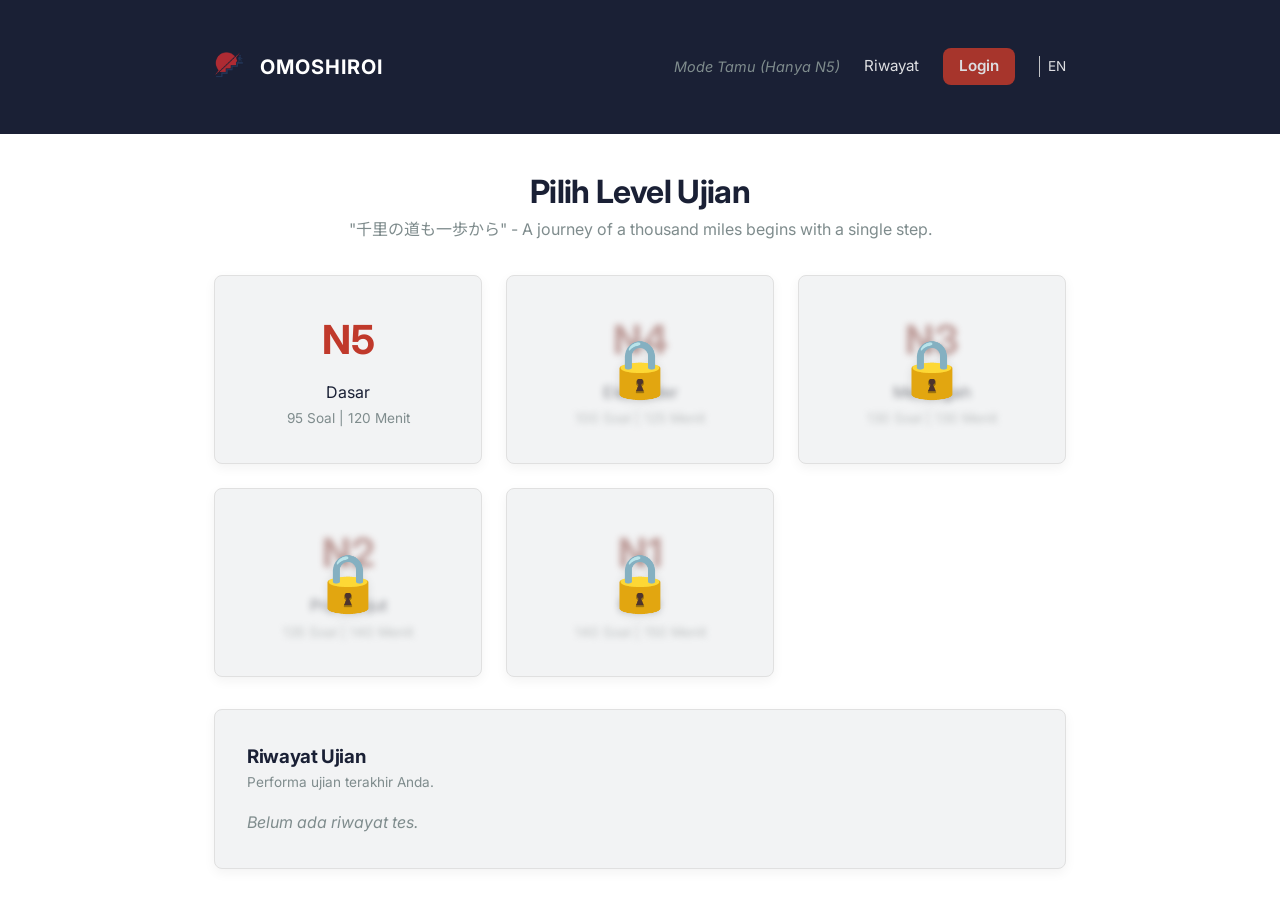
<file: jlpt-app/id/dashboard.html>
<!DOCTYPE html>
<html lang="id">
<head>
    <meta charset="UTF-8">
    <meta name="viewport" content="width=device-width, initial-scale=1.0">
    <title>Dasbor - OMOSHIROI JAPAN</title>
    <link rel="icon" type="image/png" href="../assets/images/favicon.png">
    <link rel="alternate" hreflang="id" href="dashboard.html">
    <link rel="alternate" hreflang="en" href="../en/dashboard.html">
    <link rel="stylesheet" href="../assets/css/style.css">
</head>
<body>
    <header>
        <div class="container flex items-center justify-between">
            <a href="index.html" class="brand"><img src="../assets/images/logo.png" alt="Logo" style="height: 30px; margin-right: 0.5rem;"> OMOSHIROI</a>
            <nav class="nav-links">
                <span id="guestLabel" class="hidden" style="font-size: 0.9rem; color: var(--text-secondary); font-style: italic;">Mode Tamu (Hanya N5)</span>
                <span id="userNameDisplay" class="hidden" style="font-weight: 600; color: var(--text-primary); display: flex; align-items: center; gap: 0.5rem;"></span>
                <a href="history.html">Riwayat</a>
                <a href="login.html" id="loginBtn" class="btn btn-primary btn-sm hidden" style="padding: 0.4rem 1rem;">Login</a>
                <a href="#" id="logoutBtn" class="hidden">Keluar</a>
                <a href="../en/dashboard.html" onclick="localStorage.setItem('lang','en')" style="font-size:0.85rem; padding-left: 0.5rem; border-left: 1px solid var(--border-color);">EN</a>
            </nav>
        </div>
    </header>

    <main class="container">
        <div class="text-center mb-2">
            <h1>Pilih Level Ujian</h1>
            <p style="color: var(--text-secondary);" id="quoteDisplay">「千里の道も一歩から」— Perjalanan seribu mil dimulai dari satu langkah.</p>
        </div>

        <div class="level-grid mb-2">
            <div class="card level-card" onclick="selectLevel('N5')">
                <div class="level-title">N5</div>
                <div>Dasar<br><span style="font-size: 0.85rem; color: var(--text-secondary);">95 Soal | 120 Menit</span></div>
            </div>
            <div class="card level-card" onclick="selectLevel('N4')">
                <div class="level-title">N4</div>
                <div>Elementer<br><span style="font-size: 0.85rem; color: var(--text-secondary);">100 Soal | 125 Menit</span></div>
            </div>
            <div class="card level-card" onclick="selectLevel('N3')">
                <div class="level-title">N3</div>
                <div>Menengah<br><span style="font-size: 0.85rem; color: var(--text-secondary);">130 Soal | 130 Menit</span></div>
            </div>
            <div class="card level-card" onclick="selectLevel('N2')">
                <div class="level-title">N2</div>
                <div>Pra-Lanjut<br><span style="font-size: 0.85rem; color: var(--text-secondary);">135 Soal | 140 Menit</span></div>
            </div>
            <div class="card level-card" onclick="selectLevel('N1')">
                <div class="level-title">N1</div>
                <div>Mahir<br><span style="font-size: 0.85rem; color: var(--text-secondary);">140 Soal | 150 Menit</span></div>
            </div>
        </div>

        <div class="card">
            <h3>Riwayat Ujian</h3>
            <p style="font-size: 0.85rem; color: var(--text-secondary); margin-bottom: 1rem;">Performa ujian terakhir Anda.</p>
            <div id="historyContainer">
                <p style="color: var(--text-secondary); font-style: italic;">Belum ada riwayat tes.</p>
            </div>
        </div>
    </main>

    <script src="../assets/js/utils.js"></script>
    <script src="../assets/js/dashboard.js"></script>
    <script>
        function selectLevel(lvl) {
            window.location.href = 'level.html?level=' + lvl;
        }
    </script>
</body>
</html>
</file>
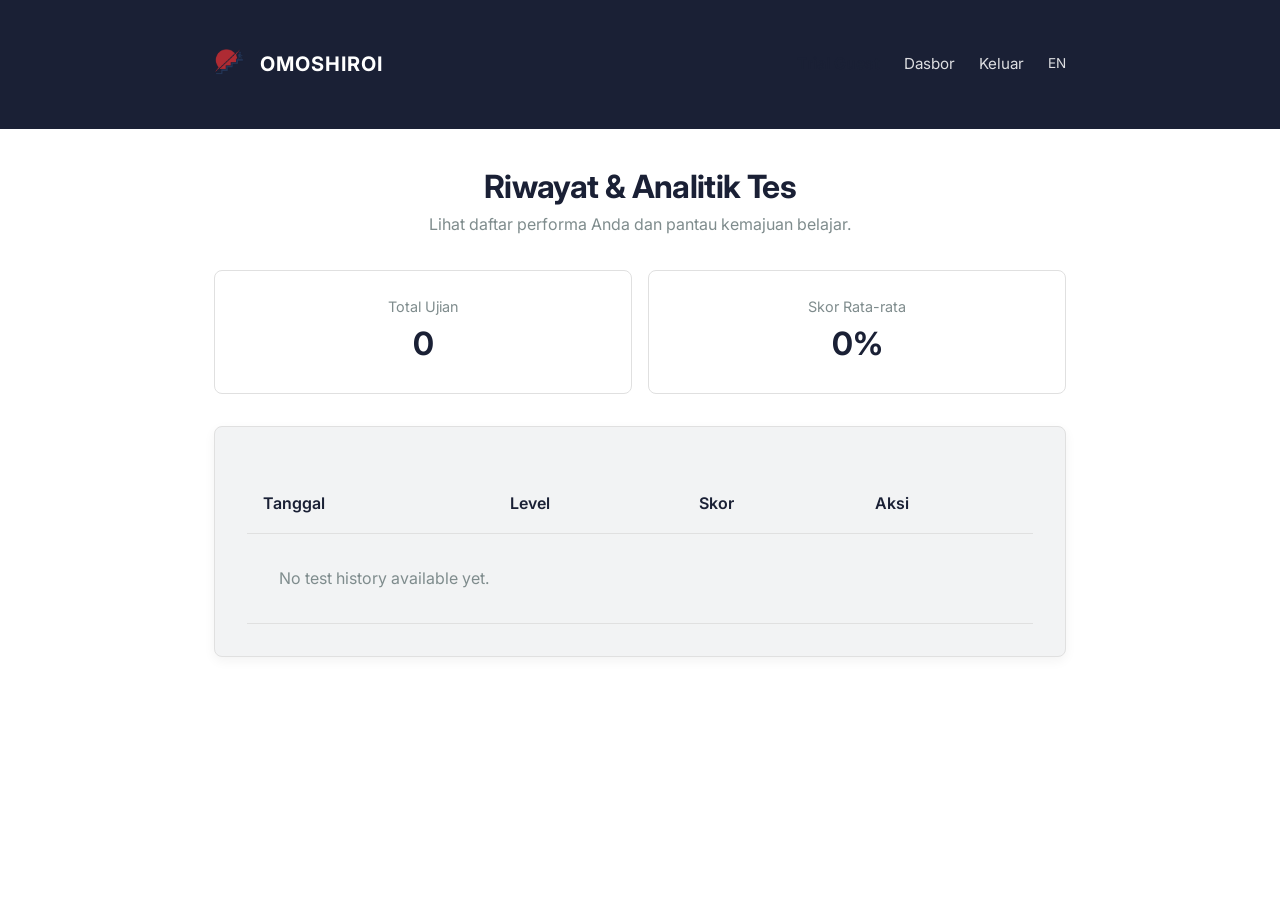
<file: jlpt-app/id/history.html>
<!DOCTYPE html>
<html lang="id">
<head>
    <meta charset="UTF-8">
    <meta name="viewport" content="width=device-width, initial-scale=1.0">
    <title>Riwayat - OMOSHIROI JAPAN</title>
    <link rel="icon" type="image/png" href="../assets/images/favicon.png">
    <link rel="alternate" hreflang="id" href="history.html">
    <link rel="alternate" hreflang="en" href="../en/history.html">
    <link rel="stylesheet" href="../assets/css/style.css">
    <style>
        .history-table {
            width: 100%;
            border-collapse: collapse;
            margin-top: 1rem;
        }
        .history-table th, .history-table td {
            padding: 1rem;
            text-align: left;
            border-bottom: 1px solid var(--border-color);
        }
        .history-table th {
            background-color: var(--sakura-accent);
            color: var(--primary-color);
            font-weight: 600;
        }
        .analytics-grid {
            display: grid;
            grid-template-columns: 1fr 1fr;
            gap: 1rem;
            margin-bottom: 2rem;
        }
        .analytics-card {
            background: var(--bg-color);
            padding: 1.5rem;
            border-radius: var(--radius);
            text-align: center;
            border: 1px solid var(--border-color);
        }
        .analytics-value {
            font-size: 2rem;
            color: var(--primary-color);
            font-weight: 700;
        }
        .btn-sm {
            padding: 0.25rem 0.75rem;
            font-size: 0.85rem;
        }
    </style>
</head>
<body>
    <header>
        <div class="container flex items-center justify-between">
            <a href="dashboard.html" class="brand"><img src="../assets/images/logo.png" alt="Logo" style="height: 30px; margin-right: 0.5rem;"> OMOSHIROI</a>
            <nav class="nav-links">
                <span id="userNameDisplay" style="font-weight: 600; color: var(--text-primary);"></span>
                <a href="dashboard.html">Dasbor</a>
                <a href="#" id="logoutBtn">Keluar</a>
                <a href="../en/history.html" onclick="localStorage.setItem('lang','en')" style="font-size:0.85rem;">EN</a>
            </nav>
        </div>
    </header>

    <main class="container">
        <div class="text-center mb-2">
            <h1>Riwayat & Analitik Tes</h1>
            <p style="color: var(--text-secondary);">Lihat daftar performa Anda dan pantau kemajuan belajar.</p>
        </div>

        <div class="analytics-grid">
            <div class="analytics-card">
                <div style="font-size: 0.9rem; color: var(--text-secondary);">Total Ujian</div>
                <div class="analytics-value" id="totalAttempts">0</div>
            </div>
            <div class="analytics-card">
                <div style="font-size: 0.9rem; color: var(--text-secondary);">Skor Rata-rata</div>
                <div class="analytics-value" id="avgScore">0%</div>
            </div>
        </div>

        <div class="card">
            <div style="overflow-x: auto;">
                <table class="history-table">
                    <thead>
                        <tr>
                            <th>Tanggal</th>
                            <th>Level</th>
                            <th>Skor</th>
                            <th>Aksi</th>
                        </tr>
                    </thead>
                    <tbody id="historyTableBody">
                        <!-- Populated by JS -->
                    </tbody>
                </table>
            </div>
        </div>
    </main>

    <script src="../assets/js/utils.js"></script>
    <script src="../assets/js/history.js"></script>
</body>
</html>
</file>
<file: jlpt-app/assets/css/style.css>
@import url('https://fonts.googleapis.com/css2?family=Inter:wght@300;400;600;700&family=Noto+Sans+JP:wght@300;400;500;700&display=swap');

:root {
    /* Core Semantic Palette */
    --primary: #C0392B;     /* Torii Red */
    --secondary: #1A2035;   /* Deep Navy */
    --background: #FFFFFF;  /* Main background */
    --surface: #F2F3F4;     /* Cards, headers, inputs */
    --accent: #F0C040;      /* Accent Gold */

    /* UI States */
    --primary-hover: #A93226; /* Darker red */
    --secondary-hover: #131726; /* Darker navy */
    --disabled: #BDC3C7;    /* Gray */
    --primary-light: #fbebf0; /* Soft surface background mapping */

    /* Inherited Semantic Roles */
    --text-primary: var(--secondary);
    --text-secondary: #7f8c8d;
    --border-color: #e0e0e0;
    
    --shadow-soft: 0 4px 12px rgba(0, 0, 0, 0.05);
    --shadow-hover: 0 8px 24px rgba(0, 0, 0, 0.08);
    
    --success-color: #2b8a3e;
    --danger-color: #c92a2a;
    
    --radius: 8px;
    --font-sans: 'Inter', 'Noto Sans JP', sans-serif;
    --transition: all 0.2s ease-in-out;
}

* {
    margin: 0;
    padding: 0;
    box-sizing: border-box;
}

body {
    font-family: var(--font-sans);
    background-color: var(--background);
    color: var(--text-primary);
    line-height: 1.6;
    min-height: 100vh;
    display: flex;
    flex-direction: column;
}

/* Utilities */
.container {
    max-width: 900px;
    margin: 0 auto;
    padding: 2rem 1.5rem;
    width: 100%;
}

.text-center { text-align: center; }
.mt-1 { margin-top: 1rem; }
.mt-2 { margin-top: 2rem; }
.mb-1 { margin-bottom: 1rem; }
.mb-2 { margin-bottom: 2rem; }
.flex { display: flex; }
.flex-col { flex-direction: column; }
.items-center { align-items: center; }
.justify-between { justify-content: space-between; }
.justify-center { justify-content: center; }

h1, h2, h3, h4, h5 {
    font-weight: 700;
    color: var(--text-primary);
    letter-spacing: -0.02em;
}

/* Header & Navigation */
header {
    background-color: var(--secondary);
    border-bottom: 1px solid var(--secondary);
    padding: 1rem 0;
    position: sticky;
    top: 0;
    z-index: 1000;
}

.brand {
    font-weight: 700;
    font-size: 1.25rem;
    color: var(--background);
    text-decoration: none;
    letter-spacing: 0.05em;
    display: flex;
    align-items: center;
    gap: 0.5rem;
}

.nav-links {
    display: flex;
    gap: 1.5rem;
    align-items: center;
}

.nav-links a {
    color: var(--background);
    text-decoration: none;
    font-size: 0.95rem;
    transition: var(--transition);
    opacity: 0.85;
}

.nav-links a:hover {
    color: var(--accent);
    opacity: 1;
}

/* Navigation Mobile */
.hamburger-btn {
    display: none;
    background: transparent;
    border: none;
    color: var(--background);
    font-size: 1.5rem;
    cursor: pointer;
    z-index: 1001; /* Above mobile nav */
    padding: 0.5rem;
}

.mobile-overlay {
    position: fixed;
    top: 0;
    left: 0;
    width: 100vw;
    height: 100vh;
    background: rgba(0, 0, 0, 0.5);
    z-index: 998;
    opacity: 0;
    visibility: hidden;
    transition: opacity 0.3s ease;
}

.mobile-overlay.active {
    opacity: 1;
    visibility: visible;
}

@media (max-width: 767px) {
    .hamburger-btn {
        display: block;
    }

    .nav-links {
        position: fixed;
        top: 0;
        right: 0;
        height: 100vh;
        width: 250px;
        background-color: var(--secondary);
        flex-direction: column;
        align-items: flex-start;
        padding: 5rem 2rem 2rem 2rem;
        gap: 1.5rem;
        transform: translateX(100%);
        transition: transform 0.3s ease-in-out;
        z-index: 999;
        box-shadow: -5px 0 15px rgba(0,0,0,0.2);
    }

    .nav-links.nav-active {
        transform: translateX(0);
    }
    
    .nav-links a, .nav-links span {
        font-size: 1.1rem !important; 
        width: 100%;
        border-bottom: 1px solid rgba(255, 255, 255, 0.1);
        padding-bottom: 0.5rem;
        border-left: none !important;
        padding-left: 0 !important;
    }
    
    .nav-links .btn {
        width: 100%;
        text-align: center;
        border-bottom: none;
    }
}

/* Cards */
.card {
    background: var(--surface);
    border-radius: var(--radius);
    padding: 2rem;
    box-shadow: var(--shadow-soft);
    border: 1px solid var(--border-color);
    transition: var(--transition);
}

.card:hover {
    box-shadow: var(--shadow-hover);
}

/* Buttons */
.btn {
    display: inline-flex;
    align-items: center;
    justify-content: center;
    padding: 0.75rem 1.5rem;
    font-size: 1rem;
    font-weight: 600;
    border-radius: var(--radius);
    border: none;
    cursor: pointer;
    transition: var(--transition);
    text-decoration: none;
    font-family: inherit;
    gap: 0.5rem;
}

.btn-primary {
    background-color: var(--primary);
    color: var(--background);
}

.btn-primary:hover {
    background-color: var(--primary-hover);
}

.btn-outline {
    background-color: transparent;
    border: 1px solid var(--primary);
    color: var(--primary);
}

.btn-outline:hover {
    background-color: var(--primary-light);
}

.btn:disabled {
    opacity: 0.6;
    cursor: not-allowed;
}

/* Inputs */
.form-group {
    margin-bottom: 1.5rem;
    text-align: left;
}

.form-label {
    display: block;
    margin-bottom: 0.5rem;
    font-size: 0.9rem;
    color: var(--text-secondary);
    font-weight: 500;
}

.form-control {
    width: 100%;
    padding: 0.75rem;
    border: 1px solid var(--border-color);
    border-radius: var(--radius);
    font-size: 1rem;
    font-family: inherit;
    transition: var(--transition);
}

.form-control:focus {
    outline: none;
    border-color: var(--primary);
    box-shadow: 0 0 0 3px var(--primary-light);
}

/* Timer */
.timer-container {
    position: sticky;
    top: 70px;
    z-index: 999;
    background: var(--surface);
    padding: 0.5rem 1rem;
    border-radius: var(--radius);
    box-shadow: var(--shadow-soft);
    text-align: center;
    display: inline-block;
    border: 2px solid var(--primary);
    font-weight: 700;
    font-size: 1.5rem;
    color: var(--primary);
    margin-bottom: 1.5rem;
}

.timer-critical {
    color: var(--danger-color);
    animation: flash 1s infinite alternate;
}

@keyframes flash {
    from { opacity: 1; }
    to { opacity: 0.6; }
}

/* Progress */
.progress-container {
    width: 100%;
    height: 6px;
    background-color: var(--border-color);
    border-radius: 3px;
    overflow: hidden;
    margin: 1rem 0;
}

.progress-bar {
    height: 100%;
    background-color: var(--primary);
    transition: width 0.3s ease;
}

/* Test layout */
.question-item {
    margin-bottom: 2rem;
    padding-bottom: 2rem;
    border-bottom: 1px dashed var(--border-color);
}

.question-item:last-child {
    border-bottom: none;
}

.question-text {
    font-size: 1.15rem;
    font-weight: 500;
    margin-bottom: 1rem;
}

.options-grid {
    display: grid;
    grid-template-columns: 1fr;
    gap: 0.75rem;
}

.option-label {
    display: block;
    padding: 1rem;
    border: 1px solid var(--border-color);
    border-radius: var(--radius);
    cursor: pointer;
    transition: var(--transition);
    background: var(--surface);
}

.option-label:hover {
    background: var(--background);
    border-color: #ccc;
}

.option-label input[type="radio"] {
    margin-right: 0.75rem;
    accent-color: var(--primary);
}

.option-label.selected {
    border-color: var(--primary);
    background: var(--primary-light);
}

/* Image grid options */
.options-grid.image-grid {
    display: grid;
    grid-template-columns: repeat(2, 1fr);
    gap: 1rem;
}

@media (max-width: 600px) {
    .options-grid.image-grid {
        grid-template-columns: 1fr;
    }
}

.image-option-label {
    padding: 1.5rem 1rem;
    display: flex;
    justify-content: center;
    align-items: center;
    min-height: 150px;
    box-shadow: var(--shadow-soft);
}

.image-option-label .option-image {
    max-height: 120px;
    object-fit: contain;
    transition: transform 0.2s ease;
}

.image-option-label:hover .option-image {
    transform: scale(1.05);
}

/* Dashboard Grid */
.level-grid {
    display: grid;
    grid-template-columns: repeat(auto-fit, minmax(250px, 1fr));
    gap: 1.5rem;
}

.level-card {
    text-align: center;
    cursor: pointer;
    display: flex;
    flex-direction: column;
    justify-content: space-between;
}

.level-title {
    font-size: 2.5rem;
    font-weight: 700;
    color: var(--primary);
    margin-bottom: 0.5rem;
}

/* Locked Card for Freemium */
.locked-card {
    position: relative;
    cursor: auto !important;
    overflow: hidden;
}

.locked-card > *:not(.lock-overlay) {
    filter: blur(3px) grayscale(50%);
    opacity: 0.5;
    pointer-events: none;
}

.lock-overlay {
    position: absolute;
    top: 50%;
    left: 50%;
    transform: translate(-50%, -50%);
    font-size: 3.5rem;
    color: var(--text-primary);
    z-index: 10;
    cursor: pointer;
    text-shadow: 0 2px 10px rgba(0,0,0,0.1);
}

/* Badge */
.badge {
    display: inline-block;
    padding: 0.25rem 0.75rem;
    border-radius: 999px;
    background: var(--background);
    color: var(--text-secondary);
    font-size: 0.8rem;
    font-weight: 600;
}
.badge-master { background: #fff3cd; color: #856404; }
.badge-pass { background: #d4edda; color: #155724; }
.badge-fail { background: #f8dbdf; color: #721c24; }

/* Modal and hidden elements */
.hidden {
    display: none !important;
}

.modal-overlay {
    position: fixed;
    top: 0; left: 0; right: 0; bottom: 0;
    background: rgba(0,0,0,0.5);
    display: flex;
    justify-content: center;
    align-items: center;
    z-index: 10000;
    backdrop-filter: blur(4px);
    opacity: 0;
    visibility: hidden;
    transition: var(--transition);
}

.modal-overlay.active {
    opacity: 1;
    visibility: visible;
}

.modal-content {
    background: var(--surface);
    padding: 2rem;
    border-radius: var(--radius);
    max-width: 450px;
    width: 90%;
    box-shadow: var(--shadow-hover);
    position: relative;
    transform: translateY(20px);
    transition: var(--transition);
}

.modal-overlay.active .modal-content {
    transform: translateY(0);
}

.modal-close {
    position: absolute;
    top: 1rem;
    right: 1rem;
    background: transparent;
    border: none;
    font-size: 1.5rem;
    cursor: pointer;
    color: var(--text-secondary);
    line-height: 1;
}
.modal-close:hover {
    color: var(--danger-color);
}

/* Anti-Cheat UI Enhancements */

/* Protect test copying global constraint */
body.test-mode {
    user-select: none !important;
    -webkit-user-select: none;
    -moz-user-select: none;
    -ms-user-select: none;
    background-image: 
        linear-gradient(rgba(0, 0, 0, 0.02) 1px, transparent 1px),
        linear-gradient(90deg, rgba(0, 0, 0, 0.02) 1px, transparent 1px);
    background-size: 20px 20px;
}

/* Dynamic tile watermark */
.watermark-overlay {
    position: fixed;
    top: 0;
    left: 0;
    width: 100vw;
    height: 100vh;
    pointer-events: none;
    z-index: 9999;
    opacity: 0.05;
    background-image: var(--watermark-bg);
    background-repeat: repeat;
    background-size: 300px;
}

/* Hard blur lock */
.blur-lock {
    filter: blur(15px);
    pointer-events: none;
    user-select: none;
}

/* WhatsApp Float Button */
.whatsapp-float {
    position: fixed;
    bottom: 2rem;
    right: 2rem;
    background-color: #25D366;
    color: white;
    border-radius: 50%;
    width: 60px;
    height: 60px;
    display: flex;
    justify-content: center;
    align-items: center;
    font-size: 2rem;
    box-shadow: var(--shadow-hover);
    cursor: pointer;
    z-index: 1000;
    text-decoration: none;
    transition: var(--transition);
}

.whatsapp-float:hover {
    transform: scale(1.1);
    background-color: #128C7E;
}

@media (max-width: 600px) {
    .container {
        padding: 1rem;
    }
    .brand {
        font-size: 1.1rem;
    }
}

/* -------------------------------------
   Japanese Theme Decor (Login)
-------------------------------------- */
body.login-layout {
    position: relative;
    overflow-x: hidden;
    /* Soft gradient matching paper-bg and subtle sakura */
    background: linear-gradient(135deg, #fcfcfc 0%, #fbebf0 100%);
}

.login-layout .container {
    position: relative;
    z-index: 10;
    /* Subtle fade in on load */
    animation: fadeFormUp 0.8s ease-out forwards;
}

@keyframes fadeFormUp {
    0% { opacity: 0; transform: translateY(15px); }
    100% { opacity: 1; transform: translateY(0); }
}

.login-layout .card {
    background: rgba(255, 255, 255, 0.95);
    backdrop-filter: blur(10px);
    box-shadow: 0 15px 35px rgba(0,0,0,0.06), 0 0 20px rgba(209, 48, 48, 0.03);
    border: 1px solid rgba(255,255,255,0.7);
}

/* Waving Japanese Flag Container */
.jp-flag-container {
    position: absolute;
    top: 4vh;
    left: 4vw;
    width: 60px;
    height: 40px;
    background: #ffffff;
    box-shadow: 0 4px 15px rgba(0,0,0,0.05);
    border-radius: 2px;
    display: flex;
    justify-content: center;
    align-items: center;
    z-index: 1;
    transform-origin: top left;
    animation: flagWave 6s ease-in-out infinite alternate;
}

/* Adding the rope indicator */
.jp-flag-container::before {
    content: '';
    position: absolute;
    left: -2px;
    top: -100px;
    height: 100px;
    width: 2px;
    background: #ccc;
    z-index: -1;
}

.jp-flag-circle {
    width: 20px;
    height: 20px;
    background-color: #bc002d;
    border-radius: 50%;
}

@keyframes flagWave {
    0% { transform: rotate(-3deg); }
    100% { transform: rotate(3deg); }
}

/* Torii Gate Decoration */
.torii-decoration {
    position: absolute;
    top: -2vh;
    right: -2vw;
    width: 220px;
    opacity: 0.5;
    z-index: 1;
    pointer-events: none;
    filter: drop-shadow(0 8px 12px rgba(0,0,0,0.08));
    animation: floatTorii 8s ease-in-out infinite alternate;
}

@keyframes floatTorii {
    0% { transform: translateY(0) scale(1); }
    100% { transform: translateY(8px) scale(1.02); }
}

@media (max-width: 768px) {
    .jp-flag-container {
        width: 45px;
        height: 30px;
        top: 2vh; left: 3vw;
    }
    .jp-flag-circle {
        width: 14px; height: 14px;
    }
    .torii-decoration {
        width: 140px;
        top: -1vh; right: -5vw;
        opacity: 0.3;
    }
}

/* -------------------------------------
   Global JLPT Progress Loader
-------------------------------------- */
.jlpt-loader-wrapper {
    position: fixed;
    top: 0; left: 0;
    width: 100vw; height: 100vh;
    background: var(--background);
    display: flex;
    justify-content: center;
    align-items: center;
    z-index: 99999;
    opacity: 1;
    transition: opacity 0.4s ease-out;
}

.jlpt-loader-wrapper.hidden {
    opacity: 0;
    pointer-events: none;
}

.jlpt-loader {
    width: 180px;
    height: 180px;
    position: relative;
}

.loader-torii-bg {
    fill: var(--primary);
    opacity: 0.85;
    filter: drop-shadow(0 4px 6px rgba(192, 57, 43, 0.15));
}

.loader-stairs-path {
    fill: none;
    stroke: var(--secondary);
    stroke-width: 4;
    stroke-linecap: square;
    stroke-linejoin: miter;
}

.loader-glow {
    fill: var(--accent);
    animation: pulseGlow 2s infinite alternate;
}

.loader-character-group {
    fill: var(--secondary);
    stroke: var(--secondary);
    stroke-width: 2;
    stroke-linecap: round;
    /* 
       Step 1: (20, 80)
       Step 2: (40, 60)
       Step 3: (60, 40)
       Step 4: (80, 20)
    */
    animation: climbStairs 2.5s infinite cubic-bezier(0.4, 0, 0.2, 1);
}

@keyframes pulseGlow {
    0% { transform: scale(0.9); opacity: 0.6; }
    100% { transform: scale(1.2); opacity: 1; }
}

@keyframes climbStairs {
    0%   { transform: translate(0, 0); }
    15%  { transform: translate(10px, -20px); }
    25%  { transform: translate(20px, -20px); }
    40%  { transform: translate(30px, -40px); }
    50%  { transform: translate(40px, -40px); }
    65%  { transform: translate(50px, -60px); }
    75%  { transform: translate(60px, -60px); opacity: 1; }
    85%  { transform: translate(70px, -80px); opacity: 1;}
    90%  { transform: translate(70px, -80px); opacity: 0; }
    100% { transform: translate(0, 0); opacity: 0; }
}

@media (max-width: 480px) {
    .jlpt-loader {
        width: 120px;
        height: 120px;
    }
}
</file>
<file: jlpt-app/assets/css/exam.css>
/* assets/css/exam.css */

/* Variables specifically for exam UI */
:root {
    --exam-bg: #f8f9fa;
    --exam-surface: #ffffff;
    --exam-border: #e9ecef;
    --exam-text: #212529;
    --exam-text-muted: #6c757d;
    --exam-primary: #C0392B;
    --exam-primary-hover: #A93226;
    --exam-success: #28a745;
    --exam-warning: #ffc107;
    --glass-bg: rgba(255, 255, 255, 0.95);
    --glass-border: rgba(255, 255, 255, 0.2);
    --shadow-sm: 0 2px 4px rgba(0,0,0,0.05);
    --shadow-md: 0 4px 6px rgba(0,0,0,0.07);
    --shadow-lg: 0 10px 15px -3px rgba(0,0,0,0.1), 0 4px 6px -2px rgba(0,0,0,0.05);
}

.exam-body {
    background-color: var(--exam-bg);
    color: var(--exam-text);
    display: flex;
    flex-direction: column;
    min-height: 100vh;
}

/* Header */
.exam-header {
    position: sticky;
    top: 0;
    z-index: 1000;
    background: var(--glass-bg);
    backdrop-filter: blur(10px);
    border-bottom: 1px solid var(--exam-border);
    box-shadow: var(--shadow-sm);
    padding: 0.75rem 0;
}

.exam-header-inner {
    max-width: 1200px;
    margin: 0 auto;
    padding: 0 1.5rem;
    display: flex;
    justify-content: space-between;
    align-items: center;
}

.exam-brand {
    display: flex;
    align-items: center;
    gap: 0.75rem;
}

.exam-logo { height: 32px; }
.exam-brand-name { font-weight: 700; font-size: 1.25rem; letter-spacing: 0.5px; }
.exam-level-badge {
    background: var(--exam-primary);
    color: white;
    padding: 0.25rem 0.5rem;
    border-radius: 4px;
    font-size: 0.75rem;
    font-weight: 700;
}

/* Timer */
.exam-timer-wrap {
    display: flex;
    flex-direction: column;
    align-items: center;
    background: var(--exam-surface);
    padding: 0.5rem 1.5rem;
    border-radius: 8px;
    border: 2px solid var(--exam-border);
    min-width: 150px;
}

.exam-timer-label {
    font-size: 0.65rem;
    font-weight: 600;
    color: var(--exam-text-muted);
    text-transform: uppercase;
    letter-spacing: 1px;
}

.exam-timer-display {
    font-size: 1.5rem;
    font-weight: 700;
    font-variant-numeric: tabular-nums;
    color: var(--exam-text);
    line-height: 1;
    margin-top: 2px;
}

.exam-timer-display.timer-critical { color: var(--exam-primary); animation: pulse 1s infinite; }
.exam-timer-paused-label {
    font-size: 0.7rem;
    font-weight: 700;
    color: var(--exam-warning);
    margin-top: 2px;
}

/* Controls */
.btn-outline-danger {
    background: transparent;
    border: 1px solid var(--exam-primary);
    color: var(--exam-primary);
    padding: 0.5rem 1rem;
    border-radius: 6px;
    font-weight: 600;
    display: flex;
    align-items: center;
    gap: 0.5rem;
    cursor: pointer;
    transition: all 0.2s;
}
.btn-outline-danger:hover { background: var(--exam-primary); color: white; }

/* Section Stepper */
.section-stepper-bar {
    background: var(--exam-surface);
    border-bottom: 1px solid var(--exam-border);
    padding: 1rem 0;
}

.stepper-inner {
    max-width: 800px;
    margin: 0 auto;
    display: flex;
    align-items: center;
    justify-content: space-between;
    padding: 0 1.5rem;
}

.stepper-step {
    display: flex;
    flex-direction: column;
    align-items: center;
    gap: 0.5rem;
    opacity: 0.5;
    transition: all 0.3s;
    position: relative;
}

.stepper-step.active { opacity: 1; }
.stepper-step.completed { opacity: 0.8; }

.stepper-circle {
    width: 48px;
    height: 48px;
    border-radius: 50%;
    background: var(--exam-bg);
    border: 2px solid var(--exam-border);
    display: flex;
    align-items: center;
    justify-content: center;
    font-size: 1.25rem;
    position: relative;
    z-index: 2;
}

.stepper-step.active .stepper-circle {
    border-color: var(--exam-primary);
    background: var(--exam-surface);
    box-shadow: 0 0 0 4px rgba(192, 57, 43, 0.1);
}

.stepper-step.completed .stepper-circle {
    background: var(--exam-success);
    border-color: var(--exam-success);
    color: white;
}
.stepper-step.completed .stepper-icon { display: none; }
.stepper-step.completed .stepper-circle::after { content: '✓'; font-weight: bold; }

.stepper-num {
    position: absolute;
    bottom: -5px;
    right: -5px;
    background: var(--exam-text);
    color: white;
    width: 18px;
    height: 18px;
    border-radius: 50%;
    font-size: 0.6rem;
    display: flex;
    align-items: center;
    justify-content: center;
    font-weight: 700;
}

.stepper-step.completed .stepper-num { display: none; }

.stepper-label { text-align: center; }
.stepper-label-en { display: block; font-weight: 600; font-size: 0.9rem; }
.stepper-label-jp { display: block; font-size: 0.75rem; color: var(--exam-text-muted); }

.stepper-line {
    flex: 1;
    height: 2px;
    background: var(--exam-border);
    margin: 0 1rem;
    position: relative;
    top: -15px;
    z-index: 1;
}
.stepper-line.active { background: var(--exam-success); }

/* Main Area */
.exam-main { flex: 1; position: relative; }
.exam-screen { padding: 2rem 1.5rem; }
.hidden { display: none !important; }

/* Instruction Screen */
.instruction-card, .exam-intro-card, .section-complete-card {
    max-width: 700px;
    margin: 0 auto;
    background: var(--exam-surface);
    border-radius: 16px;
    box-shadow: var(--shadow-lg);
    padding: 2.5rem;
    border: 1px solid var(--exam-border);
    animation: slideUpFade 0.4s ease-out;
}

.instr-header { display: flex; align-items: center; gap: 1.5rem; }
.instr-section-icon { font-size: 3rem; background: var(--exam-bg); width: 80px; height: 80px; border-radius: 16px; display: flex; align-items: center; justify-content: center; }
.instr-title { margin: 0; font-size: 1.75rem; color: var(--exam-text); }
.instr-subtitle-jp { margin: 0; font-size: 1rem; color: var(--exam-text-muted); font-weight: 500; }
.instr-divider { height: 1px; background: var(--exam-border); margin: 2rem 0; }
.instr-description { font-size: 1.1rem; line-height: 1.6; margin-bottom: 2rem; color: var(--exam-text); }

.instr-stats { display: flex; background: var(--exam-bg); border-radius: 12px; padding: 1.5rem; margin-bottom: 2rem; justify-content: space-around; }
.instr-stat-item { display: flex; flex-direction: column; align-items: center; gap: 0.25rem; }
.instr-stat-icon { font-size: 1.25rem; margin-bottom: 0.25rem; }
.instr-stat-label { font-size: 0.75rem; text-transform: uppercase; color: var(--exam-text-muted); font-weight: 600; letter-spacing: 0.5px; }
.instr-stat-value { font-size: 1.25rem; font-weight: 700; color: var(--exam-text); }
.instr-stat-divider { width: 1px; background: var(--exam-border); }

.instr-tips-block { background: rgba(26, 32, 53, 0.03); border-left: 4px solid var(--exam-primary); padding: 1.25rem 1.5rem; border-radius: 0 8px 8px 0; margin-bottom: 2rem; }
.instr-tips-title { margin: 0 0 1rem 0; font-size: 1rem; color: var(--exam-text); }
.instr-tips-list { margin: 0; padding-left: 1.5rem; color: var(--exam-text-muted); line-height: 1.6; }
.instr-tips-list li { margin-bottom: 0.5rem; }

.instr-timer-notice { display: flex; align-items: center; gap: 0.75rem; color: var(--exam-text-muted); font-size: 0.9rem; background: #fff3cd; padding: 1rem; border-radius: 8px; border: 1px solid #ffe69c; color: #664d03; margin-bottom: 2rem; }

.instr-footer { text-align: right; }
.btn-start-section { background: var(--exam-primary); color: white; border: none; padding: 1rem 2rem; border-radius: 8px; font-size: 1.1rem; font-weight: 600; display: inline-flex; align-items: center; gap: 0.75rem; cursor: pointer; transition: all 0.2s; box-shadow: 0 4px 12px rgba(192, 57, 43, 0.2); }
.btn-start-section:hover { background: var(--exam-primary-hover); transform: translateY(-2px); box-shadow: 0 6px 16px rgba(192, 57, 43, 0.3); }

/* Exam Intro Specific */
.exam-intro-card { text-align: center; }
.exam-intro-badge { display: inline-block; background: var(--exam-primary); color: white; padding: 0.25rem 0.75rem; border-radius: 20px; font-weight: 700; margin-bottom: 1rem; }
.exam-intro-title { margin-bottom: 0.5rem; }
.exam-intro-sub { color: var(--exam-text-muted); margin-bottom: 2rem; }
.exam-intro-sections { display: flex; flex-direction: column; gap: 1rem; text-align: left; background: var(--exam-bg); padding: 1.5rem; border-radius: 12px; margin-bottom: 2rem; }
.intro-section-item { display: flex; align-items: center; gap: 1rem; }
.intro-sec-icon { font-size: 1.5rem; width: 40px; text-align: center; }
.intro-section-item small { display: block; color: var(--exam-text-muted); font-size: 0.8rem; }
.exam-intro-rules { text-align: left; margin-bottom: 2rem; }
.exam-intro-rules h3 { font-size: 1.1rem; margin-bottom: 1rem; }
.exam-intro-rules ul { padding-left: 1.5rem; color: var(--exam-text-muted); line-height: 1.6; }
.exam-intro-rules li { margin-bottom: 0.5rem; }
.btn-start-exam { background: var(--exam-primary); color: white; border: none; padding: 1rem 2rem; border-radius: 8px; font-size: 1.1rem; font-weight: 600; display: inline-flex; align-items: center; gap: 0.75rem; cursor: pointer; transition: all 0.2s; width: 100%; justify-content: center; }
.btn-start-exam:hover { background: var(--exam-primary-hover); }

/* Section Complete Specific */
.section-complete-card { text-align: center; }
.section-complete-icon { font-size: 4rem; margin-bottom: 1rem; animation: bounceIn 0.6s cubic-bezier(0.175, 0.885, 0.32, 1.275); }
.section-complete-title { margin-bottom: 0.5rem; color: var(--exam-success); }
.section-complete-sub { color: var(--exam-text-muted); margin-bottom: 2rem; }
.section-complete-stats { display: flex; justify-content: center; background: var(--exam-bg); padding: 1.5rem; border-radius: 12px; margin-bottom: 2rem; gap: 2rem; }
.complete-stat { display: flex; flex-direction: column; align-items: center; }
.complete-stat-num { font-size: 2rem; font-weight: 700; color: var(--exam-text); line-height: 1; }
.complete-stat-label { font-size: 0.8rem; color: var(--exam-text-muted); text-transform: uppercase; margin-top: 0.25rem; font-weight: 600; }
.complete-stat-sep { width: 1px; background: var(--exam-border); }
.section-complete-next-hint { color: var(--exam-warning); font-size: 0.9rem; font-weight: 500; margin-bottom: 1.5rem; display: flex; align-items: center; justify-content: center; gap: 0.5rem; }
.section-complete-next-hint::before { content: '⏸'; }
.btn-continue-section { background: var(--exam-text); color: white; border: none; padding: 1rem 2rem; border-radius: 8px; font-size: 1.1rem; font-weight: 600; display: inline-flex; align-items: center; gap: 0.75rem; cursor: pointer; transition: all 0.2s; width: 100%; justify-content: center; }
.btn-continue-section:hover { background: #000; }

/* Question Screen */
.question-layout { max-width: 800px; margin: 0 auto; }
.q-meta-bar { display: flex; justify-content: space-between; align-items: center; margin-bottom: 1rem; }
.q-section-pill { display: inline-flex; align-items: center; gap: 0.5rem; background: var(--exam-surface); border: 1px solid var(--exam-border); padding: 0.25rem 0.75rem; border-radius: 20px; font-weight: 600; font-size: 0.85rem; box-shadow: var(--shadow-sm); }
.q-progress-text { font-size: 0.9rem; font-weight: 500; color: var(--exam-text-muted); }
.q-progress-bar-wrap { height: 6px; background: var(--exam-border); border-radius: 3px; overflow: hidden; margin-bottom: 2rem; }
.q-progress-bar { height: 100%; background: var(--exam-primary); transition: width 0.3s ease; }

.question-card { background: var(--exam-surface); border-radius: 16px; box-shadow: var(--shadow-md); border: 1px solid var(--exam-border); padding: 2rem; margin-bottom: 2rem; min-height: 300px; }
.q-text { font-size: 1.25rem; font-weight: 500; margin-bottom: 1.5rem; line-height: 1.6; }
.q-media { margin-bottom: 1.5rem; }
.q-media img { max-width: 100%; border-radius: 8px; }

.options-list { display: flex; flex-direction: column; gap: 0.75rem; }
.opt-label { display: flex; align-items: center; padding: 1rem 1.25rem; border: 2px solid var(--exam-border); border-radius: 10px; cursor: pointer; transition: all 0.2s; font-size: 1.1rem; background: var(--exam-surface); }
.opt-label:hover { border-color: #adb5bd; background: var(--exam-bg); }
.opt-label input[type="radio"] { margin-right: 1rem; transform: scale(1.2); accent-color: var(--exam-primary); }
.opt-label.selected { border-color: var(--exam-primary); background: rgba(192, 57, 43, 0.03); }
.opt-label-text { flex: 1; }
.opt-label-prefix { font-weight: 700; color: var(--exam-text-muted); margin-right: 0.75rem; width: 20px; display: inline-block; }
.opt-label.selected .opt-label-prefix { color: var(--exam-primary); }

/* Navigation */
.q-navigation { display: flex; justify-content: space-between; align-items: center; }
.btn-nav-prev, .btn-nav-next { display: inline-flex; align-items: center; gap: 0.5rem; padding: 0.75rem 1.5rem; border-radius: 8px; font-weight: 600; cursor: pointer; transition: all 0.2s; font-size: 1rem; }
.btn-nav-prev { background: var(--exam-surface); border: 1px solid var(--exam-border); color: var(--exam-text); box-shadow: var(--shadow-sm); }
.btn-nav-prev:hover:not(:disabled) { background: var(--exam-bg); }
.btn-nav-prev:disabled { opacity: 0.5; cursor: not-allowed; }
.btn-nav-next { background: var(--exam-primary); border: none; color: white; box-shadow: 0 4px 12px rgba(192, 57, 43, 0.2); }
.btn-nav-next:hover { background: var(--exam-primary-hover); transform: translateY(-1px); }

/* Transition Overlay */
.section-transition-overlay { position: fixed; inset: 0; background: var(--exam-bg); z-index: 2000; display: flex; align-items: center; justify-content: center; transition: opacity 0.3s; }
.transition-content { text-align: center; animation: pulse 1s infinite alternate; }
.transition-icon { font-size: 4rem; margin-bottom: 1rem; }
.transition-text { font-size: 1.5rem; font-weight: 600; color: var(--exam-text); }

/* Audio Player */
.audio-player-ui { background: var(--exam-bg); border-radius: 12px; padding: 1.5rem; display: flex; flex-direction: column; align-items: center; gap: 1rem; border: 1px solid var(--exam-border); margin-bottom: 1.5rem; }
.btn-play-audio { width: 64px; height: 64px; border-radius: 50%; background: var(--exam-primary); border: none; color: white; display: flex; align-items: center; justify-content: center; cursor: pointer; transition: all 0.2s; box-shadow: 0 4px 12px rgba(192, 57, 43, 0.3); }
.btn-play-audio:hover:not(:disabled) { transform: scale(1.05); }
.btn-play-audio:disabled { background: var(--exam-border); color: var(--exam-text-muted); cursor: not-allowed; box-shadow: none; }
.btn-play-audio svg { width: 32px; height: 32px; margin-left: 4px; }
.audio-status { font-weight: 600; font-size: 0.9rem; }
.audio-warning { font-size: 0.8rem; color: var(--exam-warning); background: rgba(255, 193, 7, 0.1); padding: 0.25rem 0.75rem; border-radius: 12px; }

/* Animations */
@keyframes slideUpFade {
    from { opacity: 0; transform: translateY(20px); }
    to { opacity: 1; transform: translateY(0); }
}
@keyframes pulse {
    0% { opacity: 1; }
    50% { opacity: 0.6; }
    100% { opacity: 1; }
}
@keyframes bounceIn {
    0% { opacity: 0; transform: scale(0.3); }
    50% { opacity: 1; transform: scale(1.05); }
    70% { transform: scale(0.9); }
    100% { transform: scale(1); }
}

@media (max-width: 768px) {
    .exam-header-inner { flex-direction: column; gap: 1rem; padding: 1rem; }
    .exam-controls { width: 100%; }
    .btn-outline-danger { width: 100%; justify-content: center; }
    .stepper-label { display: none; }
    .stepper-inner { padding: 0 2rem; }
    .instruction-card { padding: 1.5rem; }
    .instr-stats { flex-direction: column; gap: 1rem; }
    .instr-stat-divider { width: 100%; height: 1px; }
}
</file>
